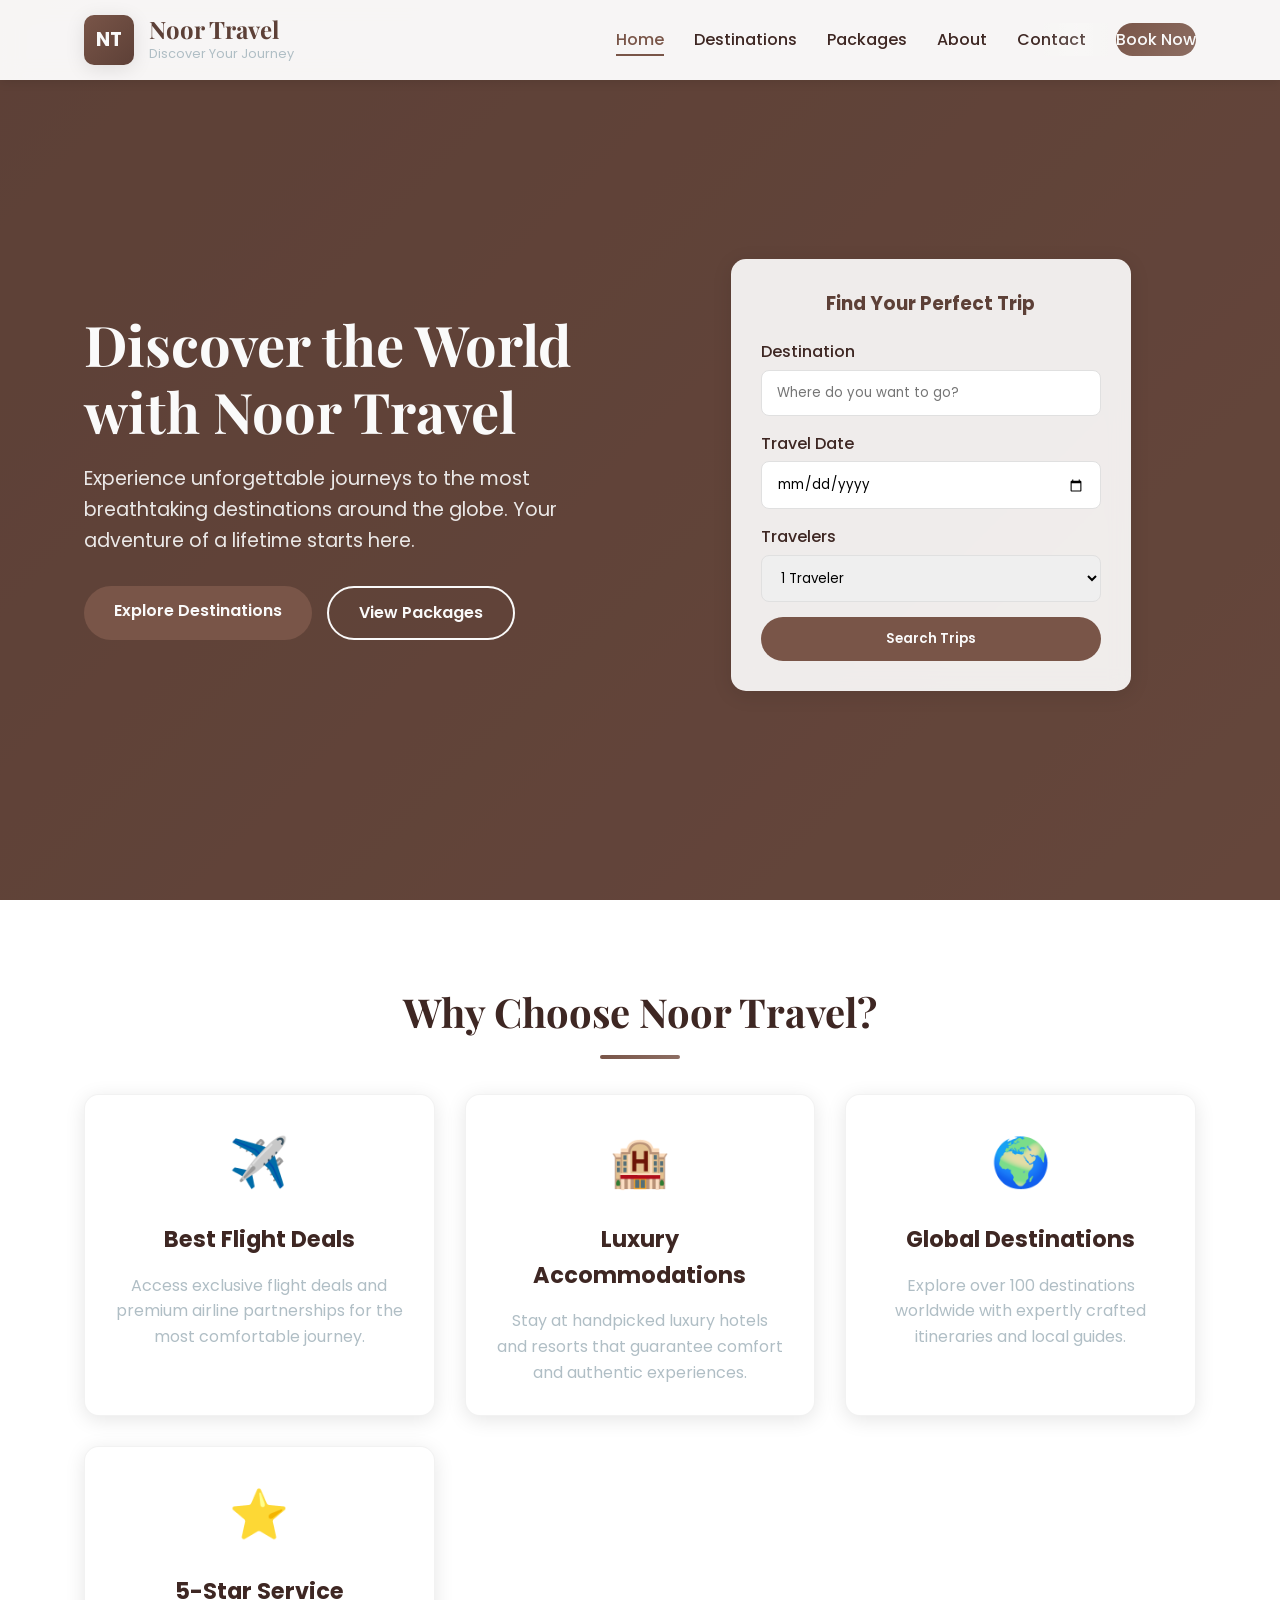
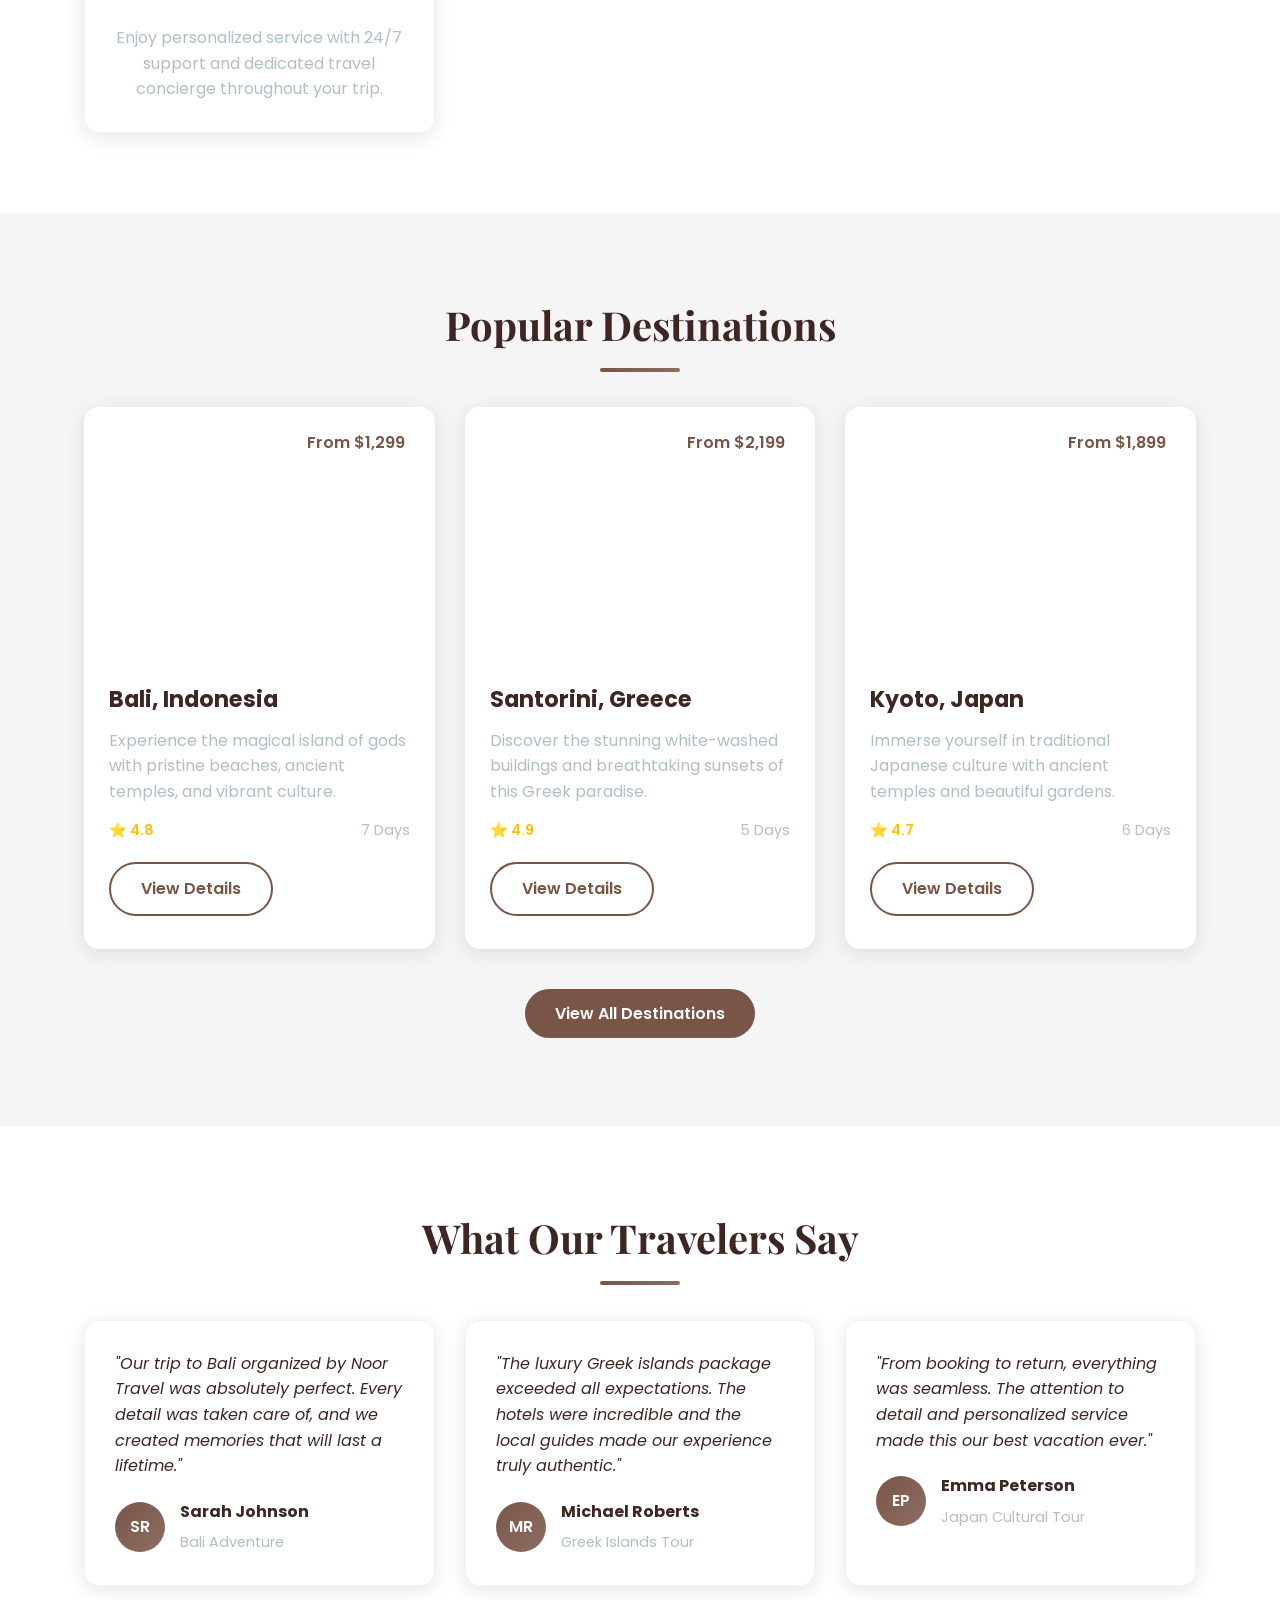
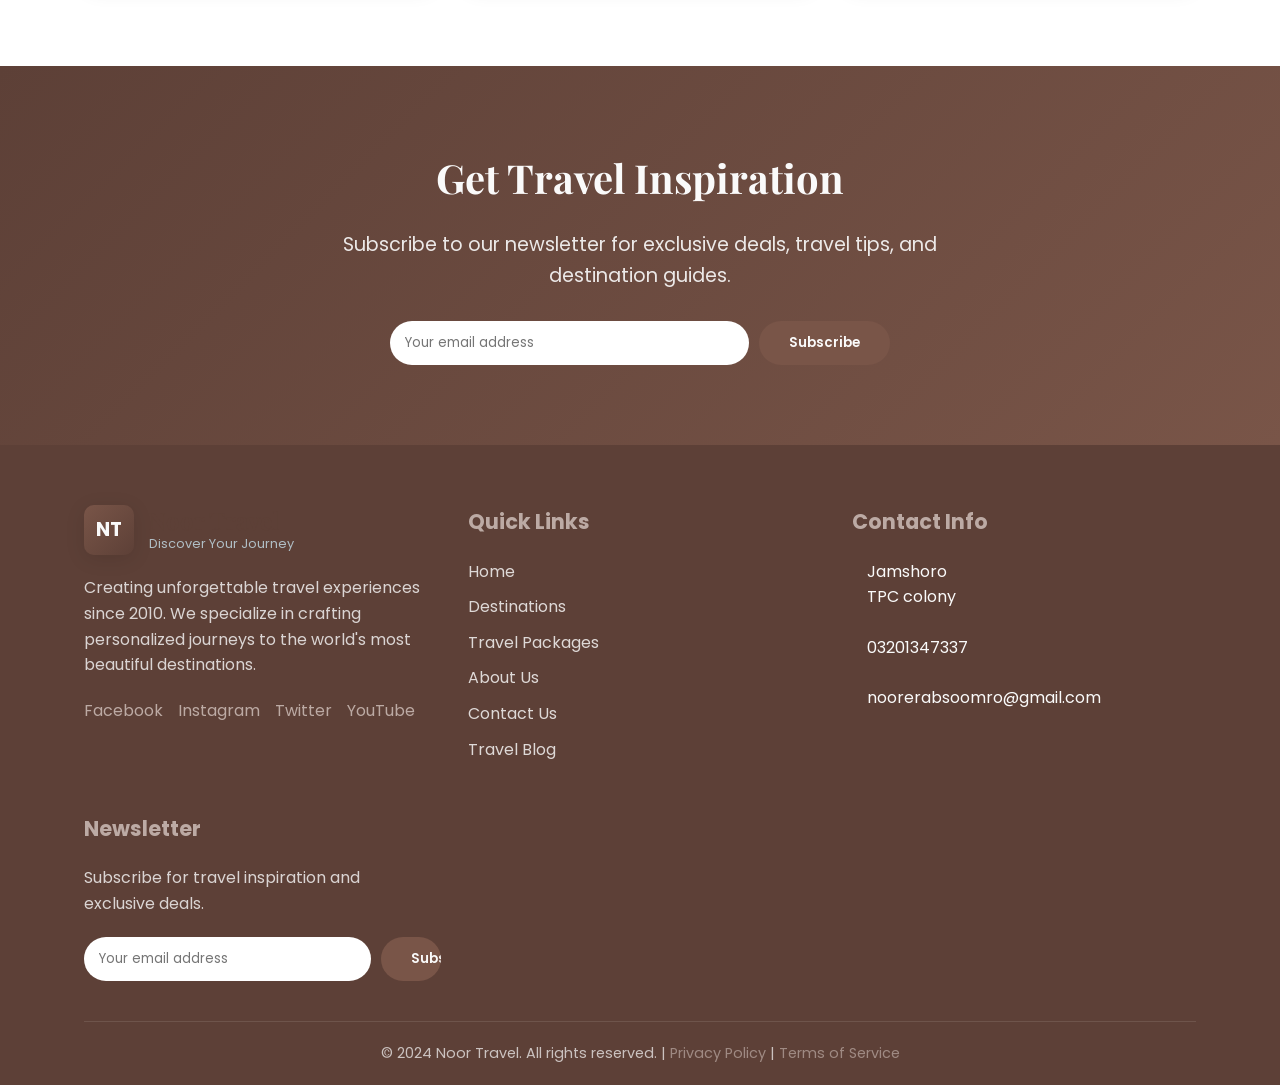
<file: index.html>
<!DOCTYPE html>
<html lang="en">
<head>
    <meta charset="UTF-8">
    <meta name="viewport" content="width=device-width, initial-scale=1.0">
    <title>Noor Travel - Home</title>
    <link rel="stylesheet" href="styles.css">
    <link rel="preconnect" href="https://fonts.googleapis.com">
    <link rel="preconnect" href="https://fonts.gstatic.com" crossorigin>
    <link href="https://fonts.googleapis.com/css2?family=Poppins:wght@300;400;500;600;700&family=Playfair+Display:wght@400;500;600;700&display=swap" rel="stylesheet">
</head>
<body>
    <!-- Navigation -->
    <nav>
        <div class="container nav-container">
            <div class="logo">
                <div class="logo-icon">NT</div>
                <div class="logo-text">
                    <span class="logo-main">Noor Travel</span>
                    <span class="logo-sub">Discover Your Journey</span>
                </div>
            </div>
            <ul class="nav-links">
                <li><a href="index.html" class="active">Home</a></li>
                <li><a href="destination.html">Destinations</a></li>
                <li><a href="pakages.html">Packages</a></li>
                <li><a href="about.html">About</a></li>
                <li><a href="contact.html">Contact</a></li>
                <li><a href="#" class="btn-login">Book Now</a></li>
            </ul>
            <div class="mobile-menu-btn">
                <span></span>
                <span></span>
                <span></span>
            </div>
        </div>
    </nav>

    <!-- Main Content -->
    <main>
        <!-- Hero Section -->
        <section class="hero">
            <div class="hero-background">
                <div class="hero-overlay"></div>
            </div>
            <div class="container hero-container">
                <div class="hero-content">
                    <h1 class="hero-title">Discover the World with Noor Travel</h1>
                    <p class="hero-subtitle">Experience unforgettable journeys to the most breathtaking destinations around the globe. Your adventure of a lifetime starts here.</p>
                    <div class="hero-buttons">
                        <a href="destinations.html" class="btn btn-primary">Explore Destinations</a>
                        <a href="packages.html" class="btn btn-secondary">View Packages</a>
                    </div>
                </div>
                <div class="hero-search">
                    <div class="search-card">
                        <h3>Find Your Perfect Trip</h3>
                        <form class="search-form">
                            <div class="form-group">
                                <label for="destination">Destination</label>
                                <input type="text" id="destination" placeholder="Where do you want to go?">
                            </div>
                            <div class="form-group">
                                <label for="travel-date">Travel Date</label>
                                <input type="date" id="travel-date">
                            </div>
                            <div class="form-group">
                                <label for="travelers">Travelers</label>
                                <select id="travelers">
                                    <option value="1">1 Traveler</option>
                                    <option value="2">2 Travelers</option>
                                    <option value="3">3 Travelers</option>
                                    <option value="4">4 Travelers</option>
                                    <option value="5+">5+ Travelers</option>
                                </select>
                            </div>
                            <button type="submit" class="btn btn-primary btn-full">Search Trips</button>
                        </form>
                    </div>
                </div>
            </div>
        </section>

        <!-- Features Section -->
        <section class="features">
            <div class="container">
                <h2 class="section-title">Why Choose Noor Travel?</h2>
                <div class="features-grid">
                    <div class="feature-card">
                        <div class="feature-icon">✈️</div>
                        <h3>Best Flight Deals</h3>
                        <p>Access exclusive flight deals and premium airline partnerships for the most comfortable journey.</p>
                    </div>
                    <div class="feature-card">
                        <div class="feature-icon">🏨</div>
                        <h3>Luxury Accommodations</h3>
                        <p>Stay at handpicked luxury hotels and resorts that guarantee comfort and authentic experiences.</p>
                    </div>
                    <div class="feature-card">
                        <div class="feature-icon">🌍</div>
                        <h3>Global Destinations</h3>
                        <p>Explore over 100 destinations worldwide with expertly crafted itineraries and local guides.</p>
                    </div>
                    <div class="feature-card">
                        <div class="feature-icon">⭐</div>
                        <h3>5-Star Service</h3>
                        <p>Enjoy personalized service with 24/7 support and dedicated travel concierge throughout your trip.</p>
                    </div>
                </div>
            </div>
        </section>

        <!-- Popular Destinations -->
        <section class="destinations-preview">
            <div class="container">
                <h2 class="section-title">Popular Destinations</h2>
                <div class="destinations-grid">
                    <div class="destination-card">
                        <div class="destination-image" style="background-image: url('https://images.unsplash.com/photo-1520250497591-112f2f40a3f4?ixlib=rb-4.0.3&ixid=M3wxMjA3fDB8MHxwaG90by1wYWdlfHx8fGVufDB8fHx8fA%3D%3D&auto=format&fit=crop&w=1000&q=80')">
                            <div class="destination-overlay">
                                <span class="destination-price">From $1,299</span>
                            </div>
                        </div>
                        <div class="destination-content">
                            <h3>Bali, Indonesia</h3>
                            <p>Experience the magical island of gods with pristine beaches, ancient temples, and vibrant culture.</p>
                            <div class="destination-meta">
                                <span class="rating">⭐ 4.8</span>
                                <span class="duration">7 Days</span>
                            </div>
                            <a href="destinations.html" class="btn btn-outline">View Details</a>
                        </div>
                    </div>
                    <div class="destination-card">
                        <div class="destination-image" style="background-image: url('https://images.unsplash.com/photo-1539635278303-d4002c07eae3?ixlib=rb-4.0.3&ixid=M3wxMjA3fDB8MHxwaG90by1wYWdlfHx8fGVufDB8fHx8fA%3D%3D&auto=format&fit=crop&w=1000&q=80')">
                            <div class="destination-overlay">
                                <span class="destination-price">From $2,199</span>
                            </div>
                        </div>
                        <div class="destination-content">
                            <h3>Santorini, Greece</h3>
                            <p>Discover the stunning white-washed buildings and breathtaking sunsets of this Greek paradise.</p>
                            <div class="destination-meta">
                                <span class="rating">⭐ 4.9</span>
                                <span class="duration">5 Days</span>
                            </div>
                            <a href="destinations.html" class="btn btn-outline">View Details</a>
                        </div>
                    </div>
                    <div class="destination-card">
                        <div class="destination-image" style="background-image: url('https://images.unsplash.com/photo-1540959733332-abcde3a2e614?ixlib=rb-4.0.3&ixid=M3wxMjA3fDB8MHxwaG90by1wYWdlfHx8fGVufDB8fHx8fA%3D%3D&auto=format&fit=crop&w=1000&q=80')">
                            <div class="destination-overlay">
                                <span class="destination-price">From $1,899</span>
                            </div>
                        </div>
                        <div class="destination-content">
                            <h3>Kyoto, Japan</h3>
                            <p>Immerse yourself in traditional Japanese culture with ancient temples and beautiful gardens.</p>
                            <div class="destination-meta">
                                <span class="rating">⭐ 4.7</span>
                                <span class="duration">6 Days</span>
                            </div>
                            <a href="destinations.html" class="btn btn-outline">View Details</a>
                        </div>
                    </div>
                </div>
                <div class="section-cta">
                    <a href="destinations.html" class="btn btn-primary">View All Destinations</a>
                </div>
            </div>
        </section>

        <!-- Testimonials -->
        <section class="testimonials">
            <div class="container">
                <h2 class="section-title">What Our Travelers Say</h2>
                <div class="testimonials-grid">
                    <div class="testimonial-card">
                        <div class="testimonial-content">
                            <p>"Our trip to Bali organized by Noor Travel was absolutely perfect. Every detail was taken care of, and we created memories that will last a lifetime."</p>
                        </div>
                        <div class="testimonial-author">
                            <div class="author-avatar">SR</div>
                            <div class="author-info">
                                <h4>Sarah Johnson</h4>
                                <span>Bali Adventure</span>
                            </div>
                        </div>
                    </div>
                    <div class="testimonial-card">
                        <div class="testimonial-content">
                            <p>"The luxury Greek islands package exceeded all expectations. The hotels were incredible and the local guides made our experience truly authentic."</p>
                        </div>
                        <div class="testimonial-author">
                            <div class="author-avatar">MR</div>
                            <div class="author-info">
                                <h4>Michael Roberts</h4>
                                <span>Greek Islands Tour</span>
                            </div>
                        </div>
                    </div>
                    <div class="testimonial-card">
                        <div class="testimonial-content">
                            <p>"From booking to return, everything was seamless. The attention to detail and personalized service made this our best vacation ever."</p>
                        </div>
                        <div class="testimonial-author">
                            <div class="author-avatar">EP</div>
                            <div class="author-info">
                                <h4>Emma Peterson</h4>
                                <span>Japan Cultural Tour</span>
                            </div>
                        </div>
                    </div>
                </div>
            </div>
        </section>

        <!-- Newsletter -->
        <section class="newsletter">
            <div class="container">
                <div class="newsletter-content">
                    <h2>Get Travel Inspiration</h2>
                    <p>Subscribe to our newsletter for exclusive deals, travel tips, and destination guides.</p>
                    <form class="newsletter-form">
                        <input type="email" placeholder="Your email address" required>
                        <button type="submit" class="btn btn-primary">Subscribe</button>
                    </form>
                </div>
            </div>
        </section>
    </main>

    <!-- Footer -->
    <footer>
        <div class="container">
            <div class="footer-content">
                <div class="footer-section">
                    <div class="footer-logo">
                        <div class="logo-icon">NT</div>
                        <div class="logo-text">
                            <span class="logo-main">Noor Travel</span>
                            <span class="logo-sub">Discover Your Journey</span>
                        </div>
                    </div>
                    <p>Creating unforgettable travel experiences since 2010. We specialize in crafting personalized journeys to the world's most beautiful destinations.</p>
                    <div class="social-links">
                        <a href="#" class="social-link">Facebook</a>
                        <a href="#" class="social-link">Instagram</a>
                        <a href="#" class="social-link">Twitter</a>
                        <a href="#" class="social-link">YouTube</a>
                    </div>
                </div>
                <div class="footer-section">
                    <h3>Quick Links</h3>
                    <ul>
                        <li><a href="index.html">Home</a></li>
                        <li><a href="destinations.html">Destinations</a></li>
                        <li><a href="packages.html">Travel Packages</a></li>
                        <li><a href="about.html">About Us</a></li>
                        <li><a href="contact.html">Contact Us</a></li>
                        <li><a href="#">Travel Blog</a></li>
                    </ul>
                </div>
                <div class="footer-section">
                    <h3>Contact Info</h3>
                    <div class="contact-info">
                        <div class="contact-item">
                            <span class="contact-icon"></span>
                        <span>Jamshoro<br>TPC colony</span>
                        </div>
                        <div class="contact-item">
                            <span class="contact-icon"></span>
                            <span>03201347337</span>
                        </div>
                        <div class="contact-item">
                            <span class="contact-icon"></span>
                            <span>noorerabsoomro@gmail.com</span>
                        </div>
                    </div>
                </div>
                <div class="footer-section">
                    <h3>Newsletter</h3>
                    <p>Subscribe for travel inspiration and exclusive deals.</p>
                    <form class="newsletter-form">
                        <input type="email" placeholder="Your email address" required>
                        <button type="submit" class="btn btn-primary">Subscribe</button>
                    </form>
                </div>
            </div>
            <div class="footer-bottom">
                <p>&copy; 2024 Noor Travel. All rights reserved. | <a href="#">Privacy Policy</a> | <a href="#">Terms of Service</a></p>
            </div>
        </div>
    </footer>

    <script src="script.js"></script>
</body>
</html>
</file>
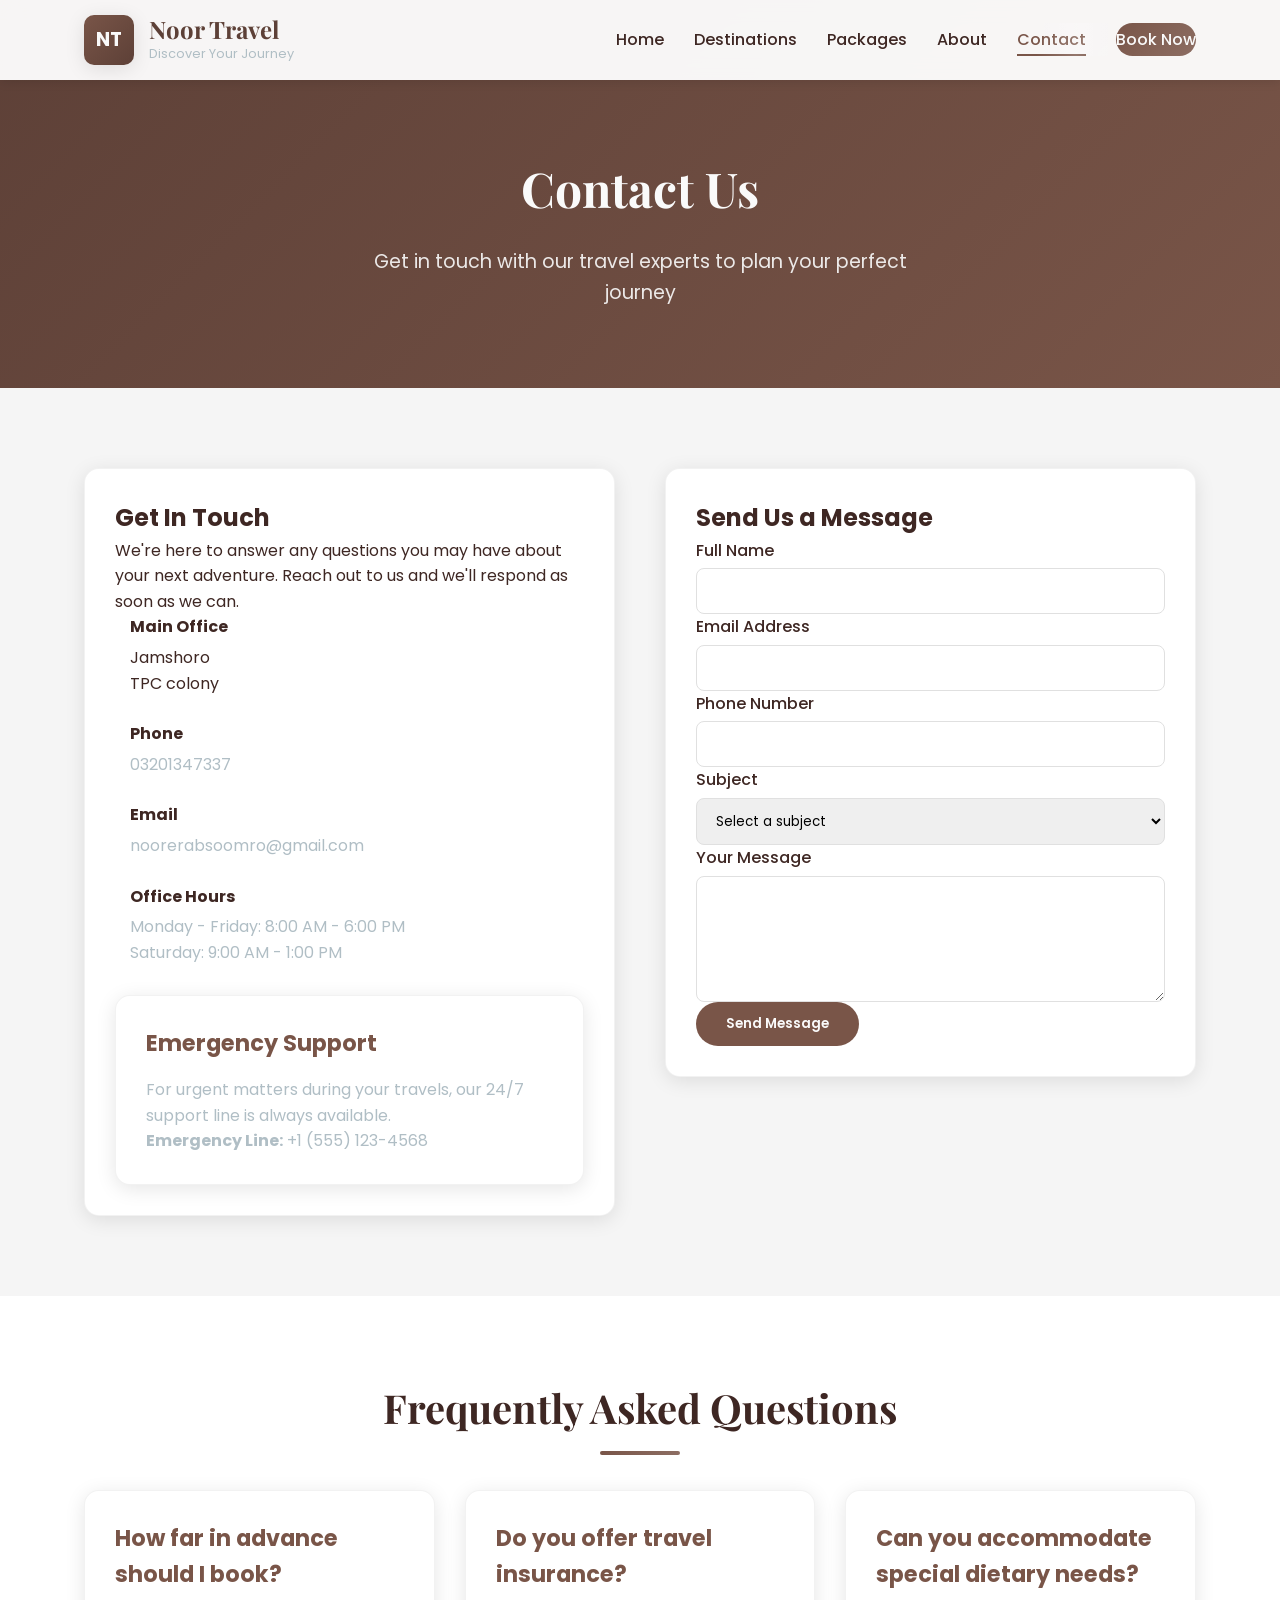
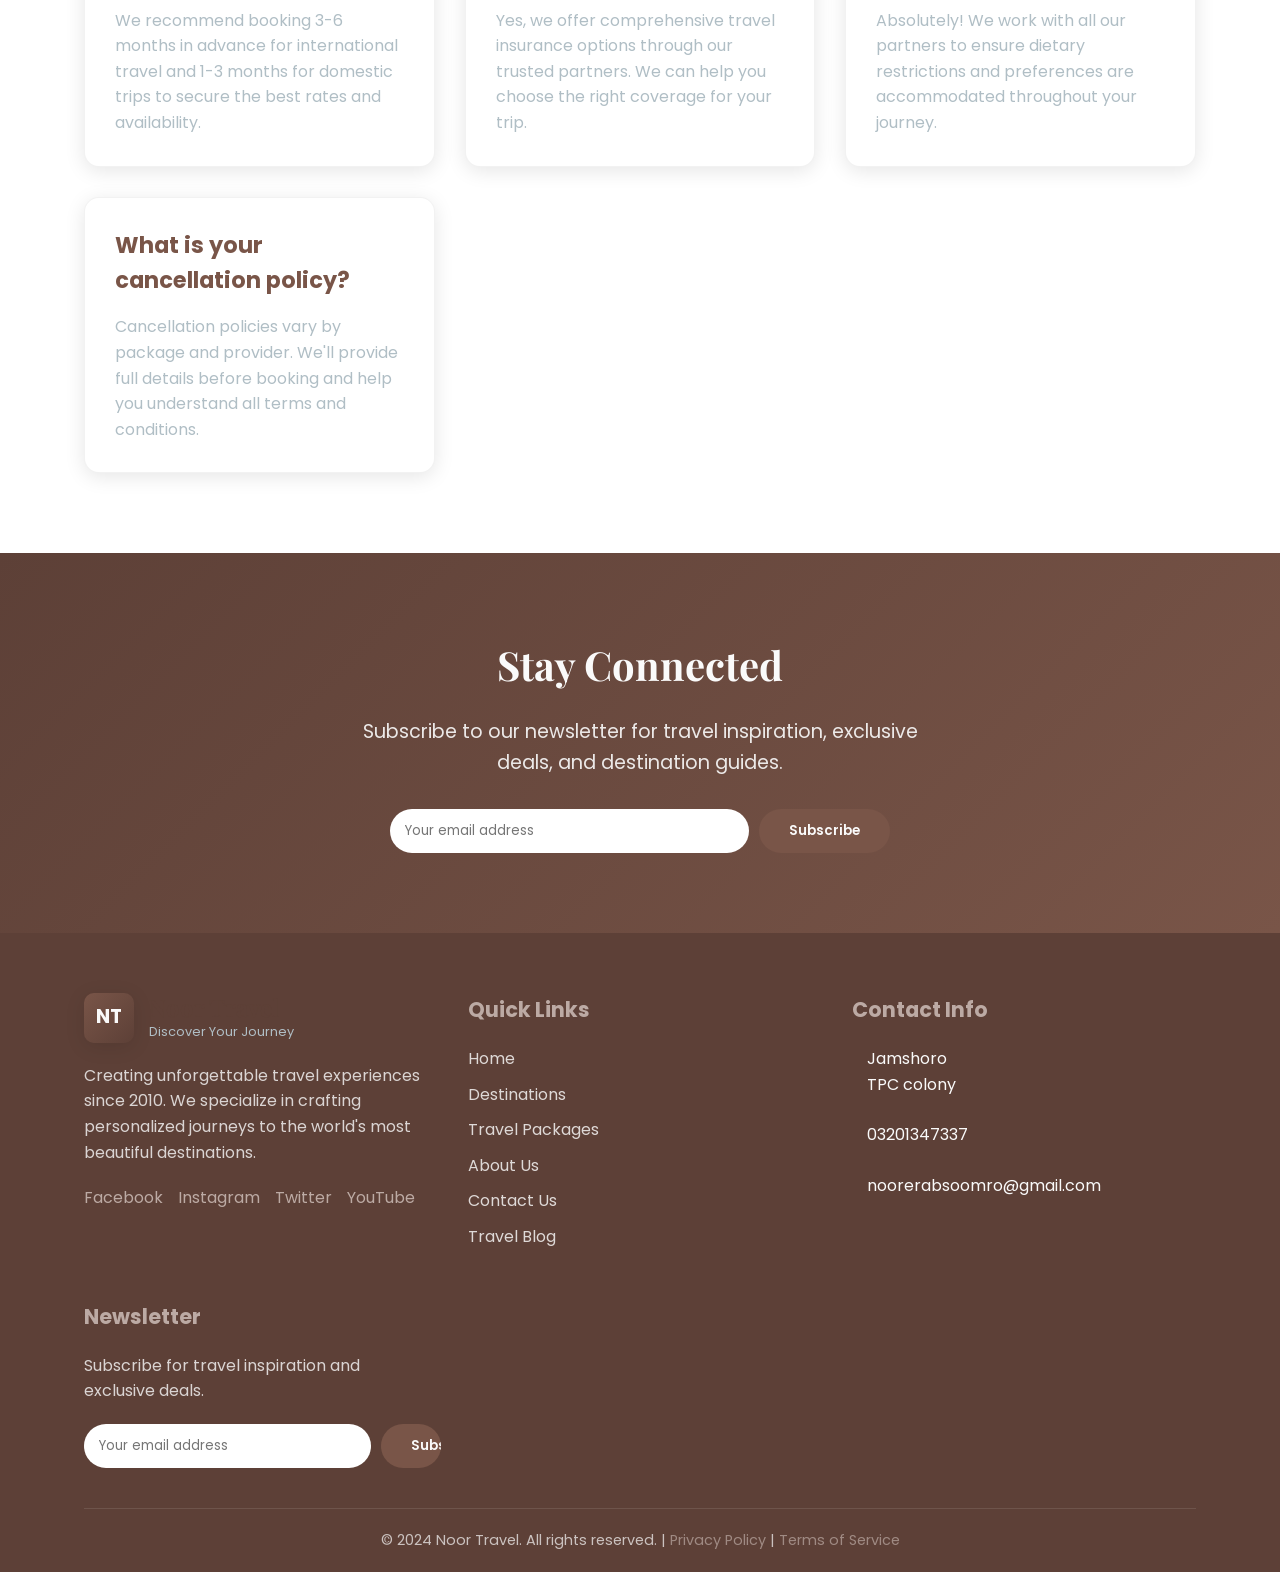
<file: contact.html>
<!DOCTYPE html>
<html lang="en">
<head>
    <meta charset="UTF-8">
    <meta name="viewport" content="width=device-width, initial-scale=1.0">
    <title>Contact Us - Noor Travel</title>
    <link rel="stylesheet" href="styles.css">
    <link rel="preconnect" href="https://fonts.googleapis.com">
    <link rel="preconnect" href="https://fonts.gstatic.com" crossorigin>
    <link href="https://fonts.googleapis.com/css2?family=Poppins:wght@300;400;500;600;700&family=Playfair+Display:wght@400;500;600;700&display=swap" rel="stylesheet">
</head>
<body>
    <!-- Navigation -->
    <nav>
        <div class="container nav-container">
            <div class="logo">
                <div class="logo-icon">NT</div>
                <div class="logo-text">
                    <span class="logo-main">Noor Travel</span>
                    <span class="logo-sub">Discover Your Journey</span>
                </div>
            </div>
            <ul class="nav-links">
                <li><a href="index.html">Home</a></li>
                <li><a href="destination.html">Destinations</a></li>
                <li><a href="pakages.html">Packages</a></li>
                <li><a href="about.html">About</a></li>
                <li><a href="contact.html" class="active">Contact</a></li>
                <li><a href="#" class="btn-login">Book Now</a></li>
            </ul>
            <div class="mobile-menu-btn">
                <span></span>
                <span></span>
                <span></span>
            </div>
        </div>
    </nav>

    <!-- Main Content -->
    <main>
        <!-- Page Header -->
        <section class="page-header">
            <div class="container">
                <h1>Contact Us</h1>
                <p>Get in touch with our travel experts to plan your perfect journey</p>
            </div>
        </section>

        <!-- Contact Section -->
        <section class="content-section">
            <div class="container">
                <div class="contact-container">
                    <!-- Contact Information -->
                    <div class="contact-info-card">
                        <h2>Get In Touch</h2>
                        <p>We're here to answer any questions you may have about your next adventure. Reach out to us and we'll respond as soon as we can.</p>
                        
                        <div class="contact-info">
                            <div class="contact-item">
                                <span class="contact-icon"></span>
                                <div class="contact-details">
                                    <h4>Main Office</h4>
                                 <span>Jamshoro<br>TPC colony</span>
                                </div>
                            </div>
                            <div class="contact-item">
                                <span class="contact-icon"></span>
                                <div class="contact-details">
                                    <h4>Phone</h4>
                                    <p>03201347337</p>
                                </div>
                            </div>
                            <div class="contact-item">
                                <span class="contact-icon"></span>
                                <div class="contact-details">
                                    <h4>Email</h4>
                                    <p>noorerabsoomro@gmail.com</p>
                                </div>
                            </div>
                            <div class="contact-item">
                                <span class="contact-icon"></span>
                                <div class="contact-details">
                                    <h4>Office Hours</h4>
                                    <p>Monday - Friday: 8:00 AM - 6:00 PM<br>Saturday: 9:00 AM - 1:00 PM</p>
                                </div>
                            </div>
                        </div>

                        <div class="content-card" style="margin-top: 30px;">
                            <h3>Emergency Support</h3>
                            <p>For urgent matters during your travels, our 24/7 support line is always available.</p>
                            <p><strong>Emergency Line:</strong> +1 (555) 123-4568</p>
                        </div>
                    </div>

                    <!-- Contact Form -->
                    <div class="contact-form-card">
                        <h2>Send Us a Message</h2>
                        <form class="contact-form">
                            <div class="form-group">
                                <label for="name">Full Name</label>
                                <input type="text" id="name" name="name" required>
                            </div>
                            <div class="form-group">
                                <label for="email">Email Address</label>
                                <input type="email" id="email" name="email" required>
                            </div>
                            <div class="form-group">
                                <label for="phone">Phone Number</label>
                                <input type="tel" id="phone" name="phone">
                            </div>
                            <div class="form-group">
                                <label for="subject">Subject</label>
                                <select id="subject" name="subject" required>
                                    <option value="">Select a subject</option>
                                    <option value="general">General Inquiry</option>
                                    <option value="booking">Booking Assistance</option>
                                    <option value="custom">Custom Package</option>
                                    <option value="group">Group Travel</option>
                                    <option value="other">Other</option>
                                </select>
                            </div>
                            <div class="form-group">
                                <label for="message">Your Message</label>
                                <textarea id="message" name="message" rows="5" required></textarea>
                            </div>
                            <button type="submit" class="btn btn-primary">Send Message</button>
                        </form>
                    </div>
                </div>
            </div>
        </section>

        <!-- FAQ Section -->
        <section class="features">
            <div class="container">
                <h2 class="section-title">Frequently Asked Questions</h2>
                <div class="content-grid">
                    <div class="content-card">
                        <h3>How far in advance should I book?</h3>
                        <p>We recommend booking 3-6 months in advance for international travel and 1-3 months for domestic trips to secure the best rates and availability.</p>
                    </div>
                    <div class="content-card">
                        <h3>Do you offer travel insurance?</h3>
                        <p>Yes, we offer comprehensive travel insurance options through our trusted partners. We can help you choose the right coverage for your trip.</p>
                    </div>
                    <div class="content-card">
                        <h3>Can you accommodate special dietary needs?</h3>
                        <p>Absolutely! We work with all our partners to ensure dietary restrictions and preferences are accommodated throughout your journey.</p>
                    </div>
                    <div class="content-card">
                        <h3>What is your cancellation policy?</h3>
                        <p>Cancellation policies vary by package and provider. We'll provide full details before booking and help you understand all terms and conditions.</p>
                    </div>
                </div>
            </div>
        </section>

        <!-- Newsletter -->
        <section class="newsletter">
            <div class="container">
                <div class="newsletter-content">
                    <h2>Stay Connected</h2>
                    <p>Subscribe to our newsletter for travel inspiration, exclusive deals, and destination guides.</p>
                    <form class="newsletter-form">
                        <input type="email" placeholder="Your email address" required>
                        <button type="submit" class="btn btn-primary">Subscribe</button>
                    </form>
                </div>
            </div>
        </section>
    </main>

    <!-- Footer -->
    <footer>
        <div class="container">
            <div class="footer-content">
                <div class="footer-section">
                    <div class="footer-logo">
                        <div class="logo-icon">NT</div>
                        <div class="logo-text">
                            <span class="logo-main">Noor Travel</span>
                            <span class="logo-sub">Discover Your Journey</span>
                        </div>
                    </div>
                    <p>Creating unforgettable travel experiences since 2010. We specialize in crafting personalized journeys to the world's most beautiful destinations.</p>
                    <div class="social-links">
                        <a href="#" class="social-link">Facebook</a>
                        <a href="#" class="social-link">Instagram</a>
                        <a href="#" class="social-link">Twitter</a>
                        <a href="#" class="social-link">YouTube</a>
                    </div>
                </div>
                <div class="footer-section">
                    <h3>Quick Links</h3>
                    <ul>
                        <li><a href="index.html">Home</a></li>
                        <li><a href="destination.html">Destinations</a></li>
                        <li><a href="packages.html">Travel Packages</a></li>
                        <li><a href="about.html">About Us</a></li>
                        <li><a href="contact.html">Contact Us</a></li>
                        <li><a href="#">Travel Blog</a></li>
                    </ul>
                </div>
                <div class="footer-section">
                    <h3>Contact Info</h3>
                    <div class="contact-info">
                        <div class="contact-item">
                            <span class="contact-icon"></span>
                            <span>Jamshoro<br>TPC colony</span>
                        </div>
                        <div class="contact-item">
                            <span class="contact-icon"></span>
                            <span>03201347337</span>
                        </div>
                        <div class="contact-item">
                            <span class="contact-icon"></span>
                            <span>noorerabsoomro@gmail.com</span>
                        </div>
                    </div>
                </div>
                <div class="footer-section">
                    <h3>Newsletter</h3>
                    <p>Subscribe for travel inspiration and exclusive deals.</p>
                    <form class="newsletter-form">
                        <input type="email" placeholder="Your email address" required>
                        <button type="submit" class="btn btn-primary">Subscribe</button>
                    </form>
                </div>
            </div>
            <div class="footer-bottom">
                <p>&copy; 2024 Noor Travel. All rights reserved. | <a href="#">Privacy Policy</a> | <a href="#">Terms of Service</a></p>
            </div>
        </div>
    </footer>

    <script src="script.js"></script>
</body>
</html>
</file>
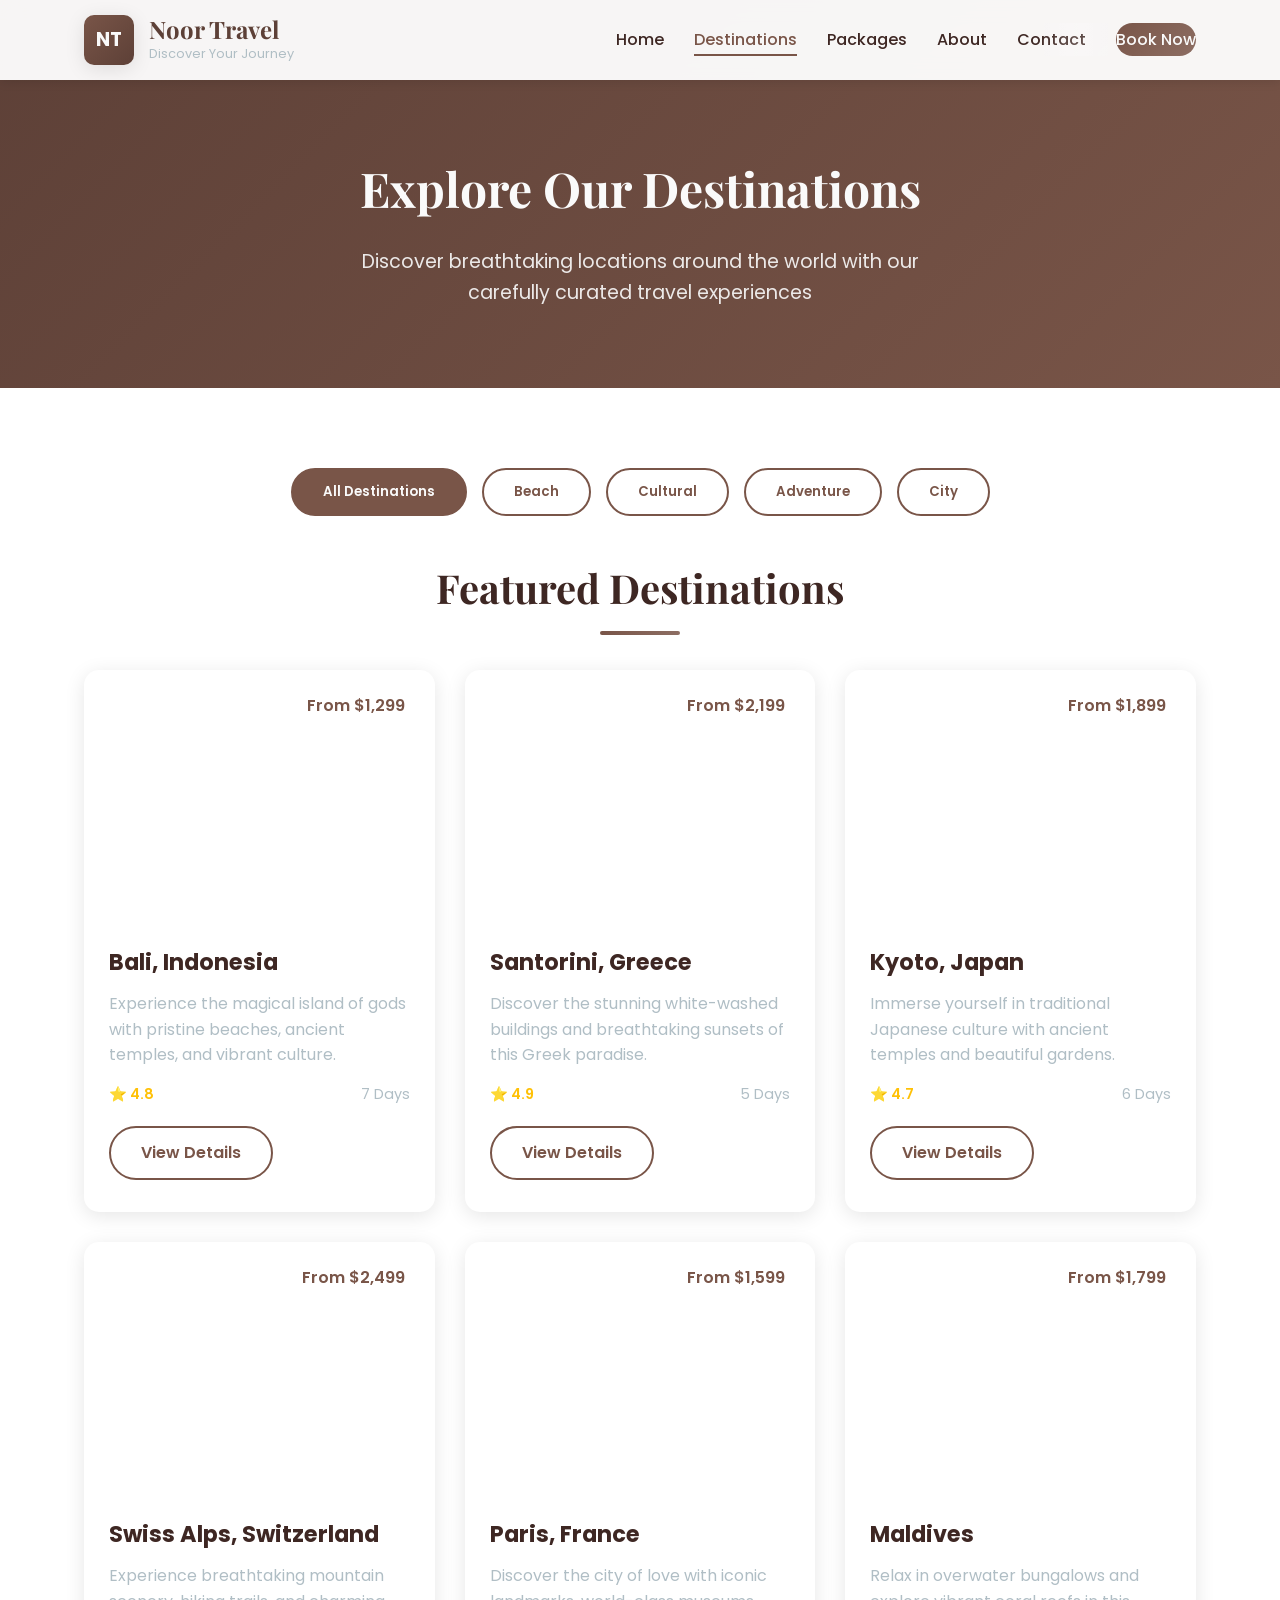
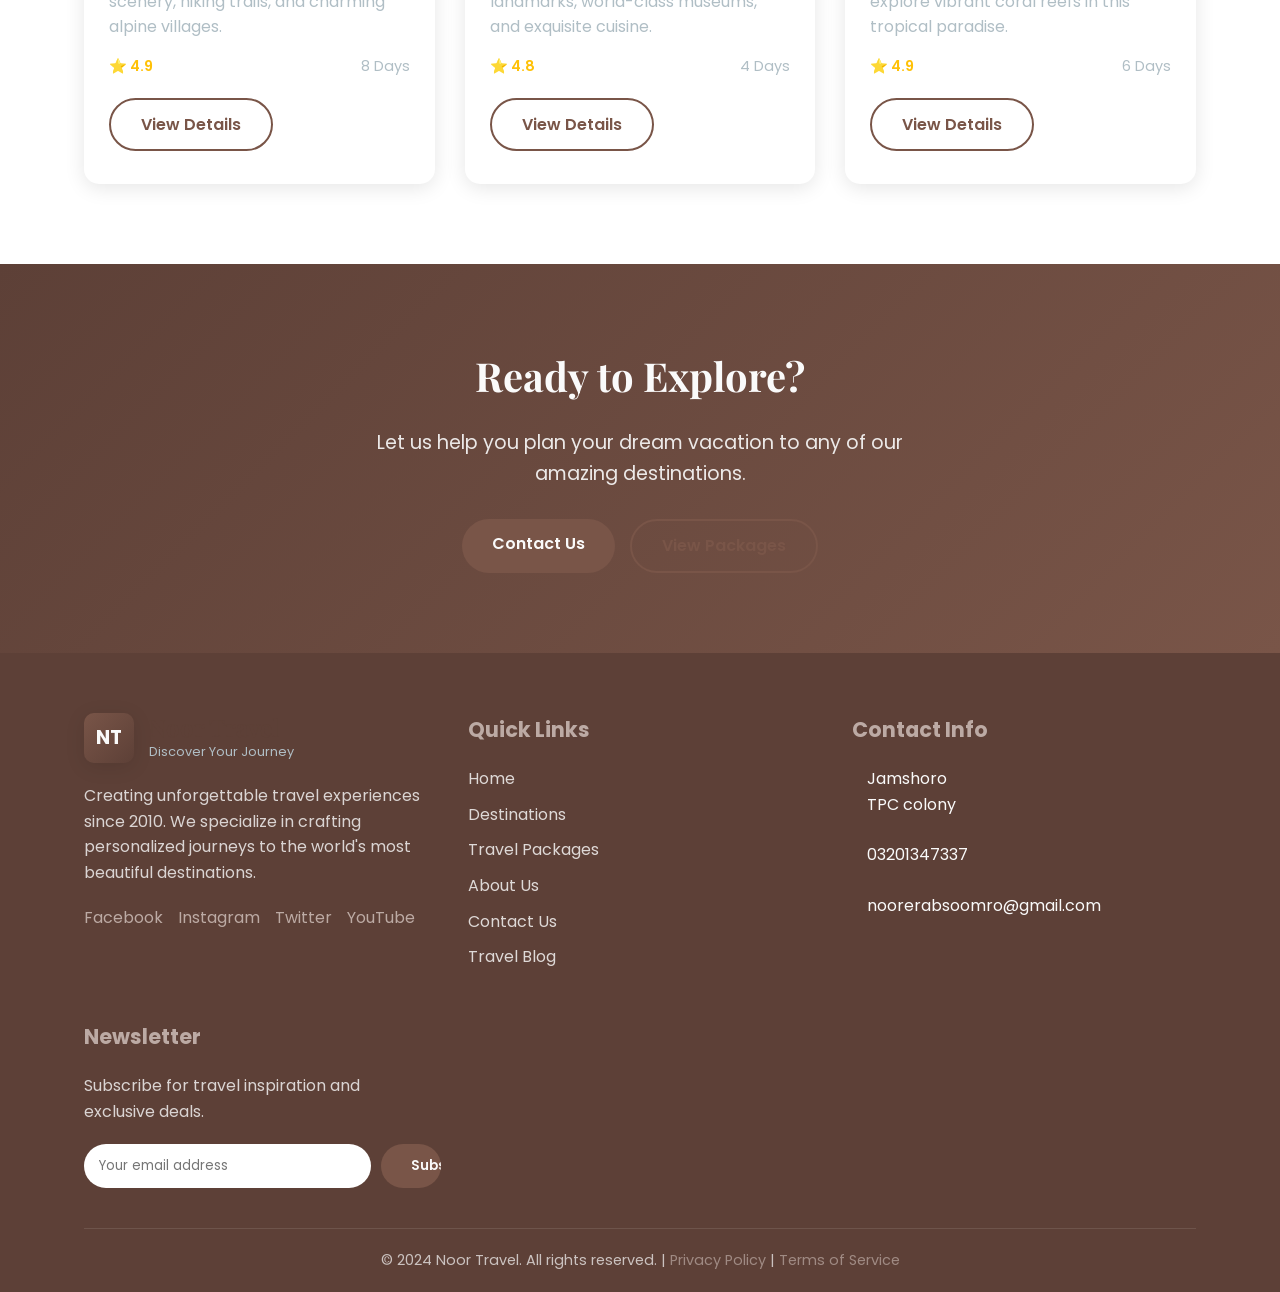
<file: destination.html>
<!DOCTYPE html>
<html lang="en">
<head>
    <meta charset="UTF-8">
    <meta name="viewport" content="width=device-width, initial-scale=1.0">
    <title>Destinations - Noor Travel</title>
    <link rel="stylesheet" href="styles.css">
    <link rel="preconnect" href="https://fonts.googleapis.com">
    <link rel="preconnect" href="https://fonts.gstatic.com" crossorigin>
    <link href="https://fonts.googleapis.com/css2?family=Poppins:wght@300;400;500;600;700&family=Playfair+Display:wght@400;500;600;700&display=swap" rel="stylesheet">
</head>
<body>
    <!-- Navigation -->
    <nav>
        <div class="container nav-container">
            <div class="logo">
                <div class="logo-icon">NT</div>
                <div class="logo-text">
                    <span class="logo-main">Noor Travel</span>
                    <span class="logo-sub">Discover Your Journey</span>
                </div>
            </div>
            <ul class="nav-links">
                <li><a href="index.html">Home</a></li>
                <li><a href="destination.html" class="active">Destinations</a></li>
                <li><a href="pakages.html">Packages</a></li>
                <li><a href="about.html">About</a></li>
                <li><a href="contact.html">Contact</a></li>
                <li><a href="#" class="btn-login">Book Now</a></li>
            </ul>
            <div class="mobile-menu-btn">
                <span></span>
                <span></span>
                <span></span>
            </div>
        </div>
    </nav>

    <!-- Main Content -->
    <main>
        <!-- Page Header -->
        <section class="page-header">
            <div class="container">
                <h1>Explore Our Destinations</h1>
                <p>Discover breathtaking locations around the world with our carefully curated travel experiences</p>
            </div>
        </section>

        <!-- Destinations Filter -->
        <section class="features">
            <div class="container">
                <div class="filter-buttons" style="text-align: center; margin-bottom: 40px;">
                    <button class="btn btn-outline filter-btn active" data-filter="all">All Destinations</button>
                    <button class="btn btn-outline filter-btn" data-filter="beach">Beach</button>
                    <button class="btn btn-outline filter-btn" data-filter="cultural">Cultural</button>
                    <button class="btn btn-outline filter-btn" data-filter="adventure">Adventure</button>
                    <button class="btn btn-outline filter-btn" data-filter="city">City</button>
                </div>
                
                <h2 class="section-title">Featured Destinations</h2>
                <div class="destinations-grid">
                    <div class="destination-card" data-category="beach cultural">
                        <div class="destination-image" style="background-image: url('https://images.unsplash.com/photo-1520250497591-112f2f40a3f4?ixlib=rb-4.0.3&ixid=M3wxMjA3fDB8MHxwaG90by1wYWdlfHx8fGVufDB8fHx8fA%3D%3D&auto=format&fit=crop&w=1000&q=80')">
                            <div class="destination-overlay">
                                <span class="destination-price">From $1,299</span>
                            </div>
                        </div>
                        <div class="destination-content">
                            <h3>Bali, Indonesia</h3>
                            <p>Experience the magical island of gods with pristine beaches, ancient temples, and vibrant culture.</p>
                            <div class="destination-meta">
                                <span class="rating">⭐ 4.8</span>
                                <span class="duration">7 Days</span>
                            </div>
                            <a href="#" class="btn btn-outline">View Details</a>
                        </div>
                    </div>
                    <div class="destination-card" data-category="beach romantic">
                        <div class="destination-image" style="background-image: url('https://images.unsplash.com/photo-1539635278303-d4002c07eae3?ixlib=rb-4.0.3&ixid=M3wxMjA3fDB8MHxwaG90by1wYWdlfHx8fGVufDB8fHx8fA%3D%3D&auto=format&fit=crop&w=1000&q=80')">
                            <div class="destination-overlay">
                                <span class="destination-price">From $2,199</span>
                            </div>
                        </div>
                        <div class="destination-content">
                            <h3>Santorini, Greece</h3>
                            <p>Discover the stunning white-washed buildings and breathtaking sunsets of this Greek paradise.</p>
                            <div class="destination-meta">
                                <span class="rating">⭐ 4.9</span>
                                <span class="duration">5 Days</span>
                            </div>
                            <a href="#" class="btn btn-outline">View Details</a>
                        </div>
                    </div>
                    <div class="destination-card" data-category="cultural city">
                        <div class="destination-image" style="background-image: url('https://images.unsplash.com/photo-1540959733332-abcde3a2e614?ixlib=rb-4.0.3&ixid=M3wxMjA3fDB8MHxwaG90by1wYWdlfHx8fGVufDB8fHx8fA%3D%3D&auto=format&fit=crop&w=1000&q=80')">
                            <div class="destination-overlay">
                                <span class="destination-price">From $1,899</span>
                            </div>
                        </div>
                        <div class="destination-content">
                            <h3>Kyoto, Japan</h3>
                            <p>Immerse yourself in traditional Japanese culture with ancient temples and beautiful gardens.</p>
                            <div class="destination-meta">
                                <span class="rating">⭐ 4.7</span>
                                <span class="duration">6 Days</span>
                            </div>
                            <a href="#" class="btn btn-outline">View Details</a>
                        </div>
                    </div>
                    <div class="destination-card" data-category="adventure">
                        <div class="destination-image" style="background-image: url('https://images.unsplash.com/photo-1469474968028-56623f02e42e?ixlib=rb-4.0.3&ixid=M3wxMjA3fDB8MHxwaG90by1wYWdlfHx8fGVufDB8fHx8fA%3D%3D&auto=format&fit=crop&w=1000&q=80')">
                            <div class="destination-overlay">
                                <span class="destination-price">From $2,499</span>
                            </div>
                        </div>
                        <div class="destination-content">
                            <h3>Swiss Alps, Switzerland</h3>
                            <p>Experience breathtaking mountain scenery, hiking trails, and charming alpine villages.</p>
                            <div class="destination-meta">
                                <span class="rating">⭐ 4.9</span>
                                <span class="duration">8 Days</span>
                            </div>
                            <a href="#" class="btn btn-outline">View Details</a>
                        </div>
                    </div>
                    <div class="destination-card" data-category="city cultural">
                        <div class="destination-image" style="background-image: url('https://images.unsplash.com/photo-1502602898536-47ad22581b52?ixlib=rb-4.0.3&ixid=M3wxMjA3fDB8MHxwaG90by1wYWdlfHx8fGVufDB8fHx8fA%3D%3D&auto=format&fit=crop&w=1000&q=80')">
                            <div class="destination-overlay">
                                <span class="destination-price">From $1,599</span>
                            </div>
                        </div>
                        <div class="destination-content">
                            <h3>Paris, France</h3>
                            <p>Discover the city of love with iconic landmarks, world-class museums, and exquisite cuisine.</p>
                            <div class="destination-meta">
                                <span class="rating">⭐ 4.8</span>
                                <span class="duration">4 Days</span>
                            </div>
                            <a href="#" class="btn btn-outline">View Details</a>
                        </div>
                    </div>
                    <div class="destination-card" data-category="beach adventure">
                        <div class="destination-image" style="background-image: url('https://images.unsplash.com/photo-1506929562872-bb421503ef21?ixlib=rb-4.0.3&ixid=M3wxMjA3fDB8MHxwaG90by1wYWdlfHx8fGVufDB8fHx8fA%3D%3D&auto=format&fit=crop&w=1000&q=80')">
                            <div class="destination-overlay">
                                <span class="destination-price">From $1,799</span>
                            </div>
                        </div>
                        <div class="destination-content">
                            <h3>Maldives</h3>
                            <p>Relax in overwater bungalows and explore vibrant coral reefs in this tropical paradise.</p>
                            <div class="destination-meta">
                                <span class="rating">⭐ 4.9</span>
                                <span class="duration">6 Days</span>
                            </div>
                            <a href="#" class="btn btn-outline">View Details</a>
                        </div>
                    </div>
                </div>
            </div>
        </section>

        <!-- CTA Section -->
        <section class="cta">
            <div class="container">
                <div class="cta-content">
                    <h2>Ready to Explore?</h2>
                    <p>Let us help you plan your dream vacation to any of our amazing destinations.</p>
                    <div class="cta-buttons">
                        <a href="contact.html" class="btn btn-primary">Contact Us</a>
                        <a href="packages.html" class="btn btn-outline">View Packages</a>
                    </div>
                </div>
            </div>
        </section>
    </main>

    <!-- Footer -->
    <footer>
        <div class="container">
            <div class="footer-content">
                <div class="footer-section">
                    <div class="footer-logo">
                        <div class="logo-icon">NT</div>
                        <div class="logo-text">
                            <span class="logo-main">Noor Travel</span>
                            <span class="logo-sub">Discover Your Journey</span>
                        </div>
                    </div>
                    <p>Creating unforgettable travel experiences since 2010. We specialize in crafting personalized journeys to the world's most beautiful destinations.</p>
                    <div class="social-links">
                        <a href="#" class="social-link">Facebook</a>
                        <a href="#" class="social-link">Instagram</a>
                        <a href="#" class="social-link">Twitter</a>
                        <a href="#" class="social-link">YouTube</a>
                    </div>
                </div>
                <div class="footer-section">
                    <h3>Quick Links</h3>
                    <ul>
                        <li><a href="index.html">Home</a></li>
                        <li><a href="destinations.html">Destinations</a></li>
                        <li><a href="packages.html">Travel Packages</a></li>
                        <li><a href="about.html">About Us</a></li>
                        <li><a href="contact.html">Contact Us</a></li>
                        <li><a href="#">Travel Blog</a></li>
                    </ul>
                </div>
                <div class="footer-section">
                    <h3>Contact Info</h3>
                    <div class="contact-info">
                        <div class="contact-item">
                            <span class="contact-icon"></span>
                            <span>Jamshoro<br>TPC colony</span>
                        </div>
                        <div class="contact-item">
                            <span class="contact-icon"></span>
                            <span>03201347337</span>
                        </div>
                        <div class="contact-item">
                            <span class="contact-icon"></span>
                            <span>noorerabsoomro@gmail.com</span>
                        </div>
                    </div>
                </div>
                <div class="footer-section">
                    <h3>Newsletter</h3>
                    <p>Subscribe for travel inspiration and exclusive deals.</p>
                    <form class="newsletter-form">
                        <input type="email" placeholder="Your email address" required>
                        <button type="submit" class="btn btn-primary">Subscribe</button>
                    </form>
                </div>
            </div>
            <div class="footer-bottom">
                <p>&copy; 2024 Noor Travel. All rights reserved. | <a href="#">Privacy Policy</a> | <a href="#">Terms of Service</a></p>
            </div>
        </div>
    </footer>

    <script src="script.js"></script>
</body>
</html>
</file>
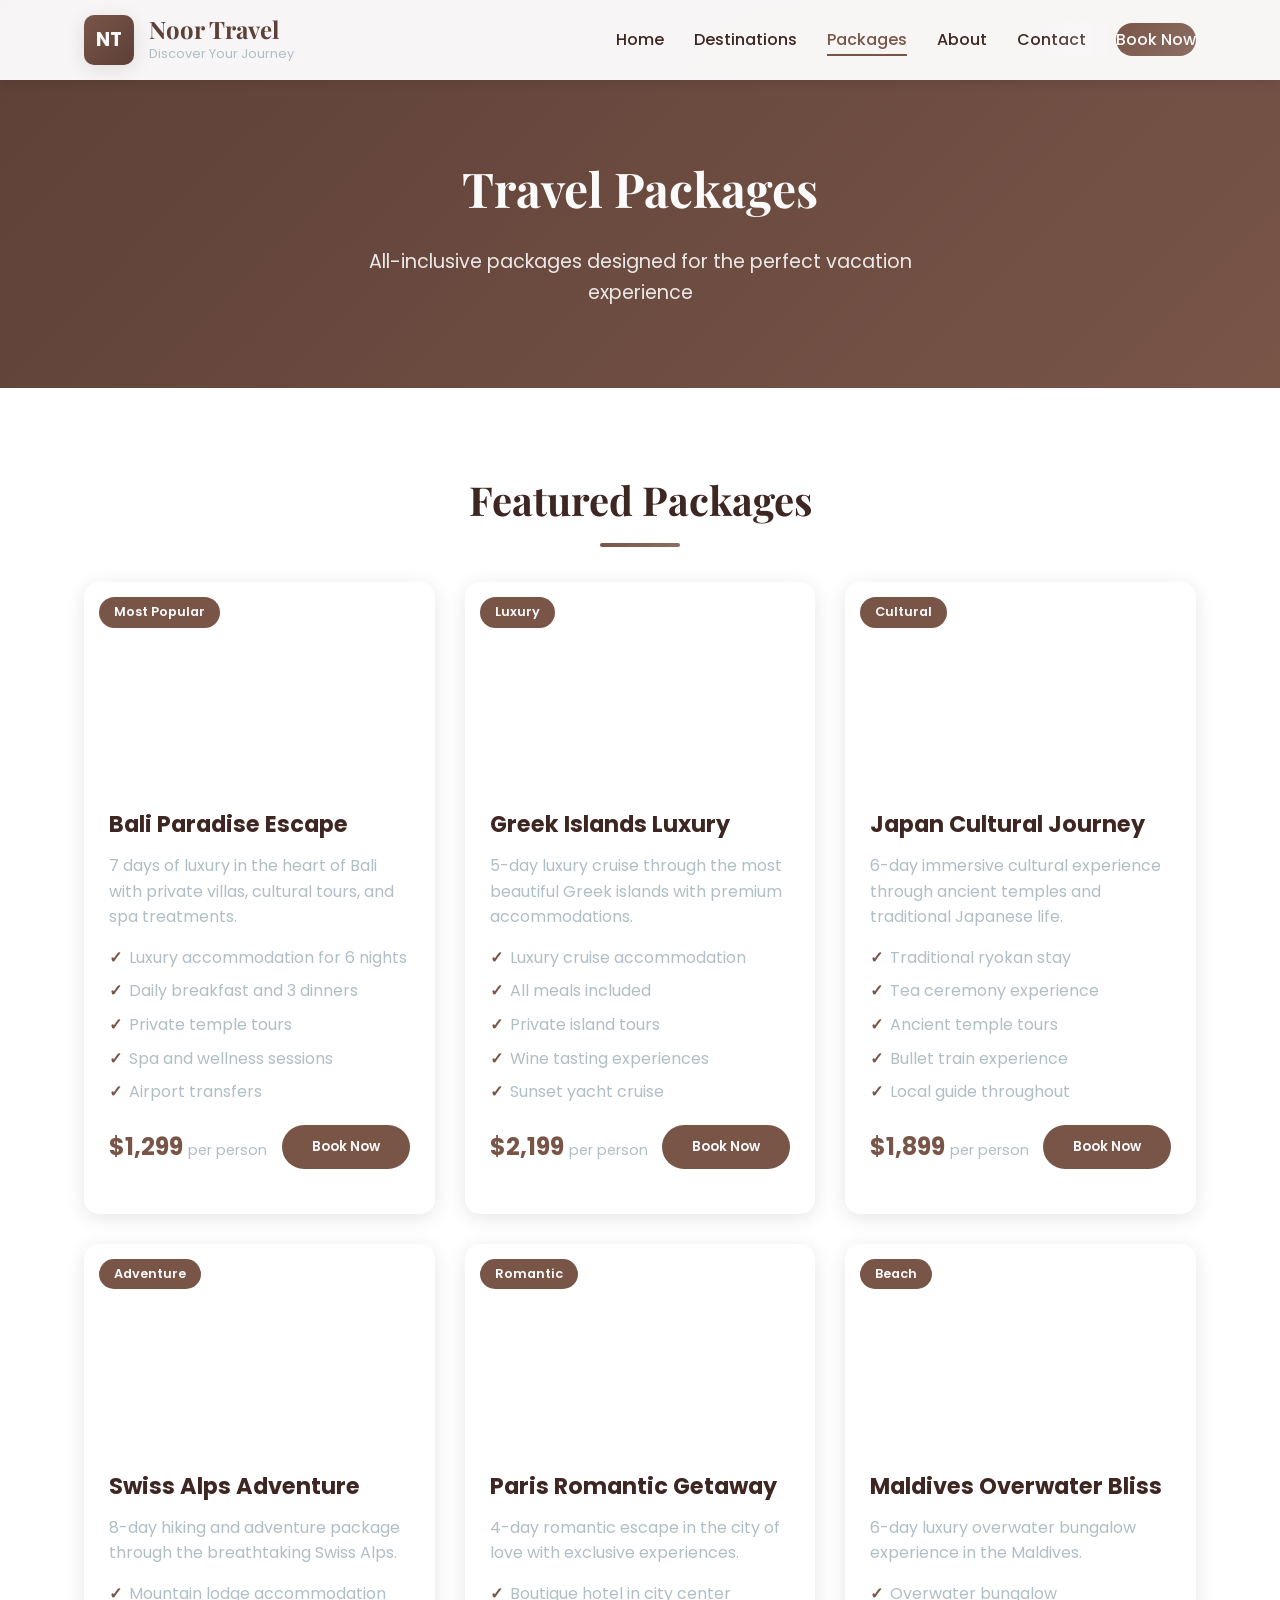
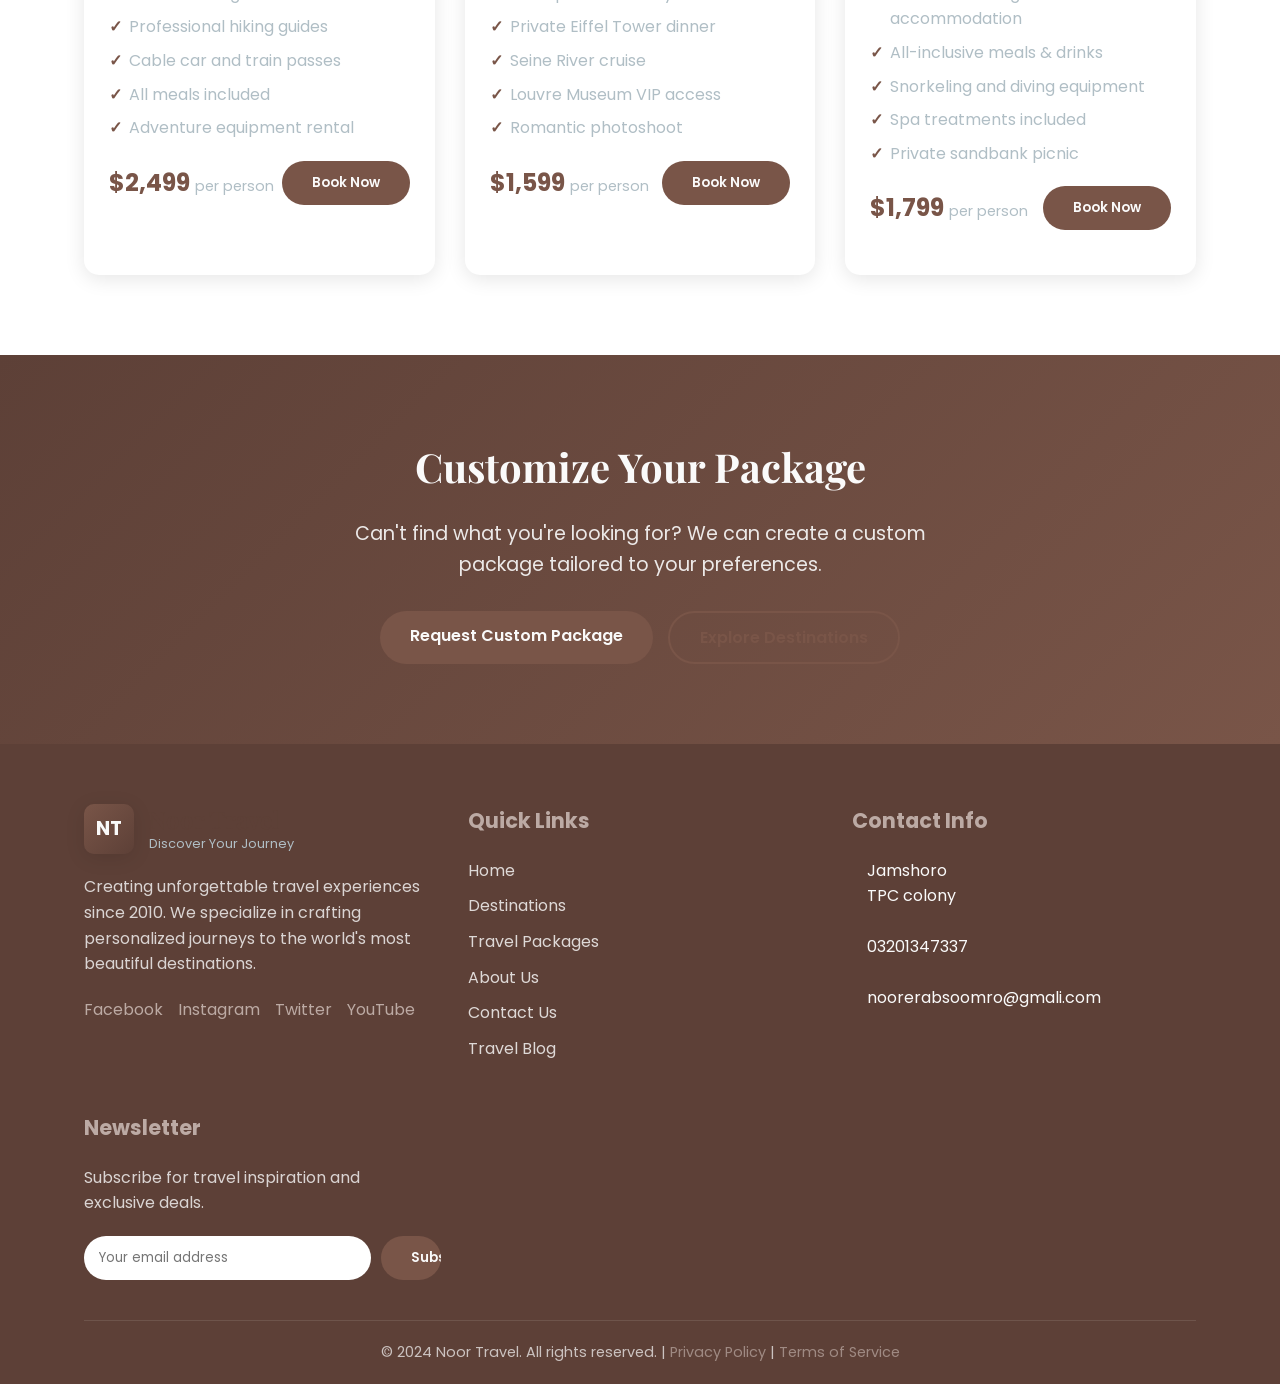
<file: pakages.html>
<!DOCTYPE html>
<html lang="en">
<head>
    <meta charset="UTF-8">
    <meta name="viewport" content="width=device-width, initial-scale=1.0">
    <title>Travel Packages - Noor Travel</title>
    <link rel="stylesheet" href="styles.css">
    <link rel="preconnect" href="https://fonts.googleapis.com">
    <link rel="preconnect" href="https://fonts.gstatic.com" crossorigin>
    <link href="https://fonts.googleapis.com/css2?family=Poppins:wght@300;400;500;600;700&family=Playfair+Display:wght@400;500;600;700&display=swap" rel="stylesheet">
</head>
<body>
    <!-- Navigation -->
    <nav>
        <div class="container nav-container">
            <div class="logo">
                <div class="logo-icon">NT</div>
                <div class="logo-text">
                    <span class="logo-main">Noor Travel</span>
                    <span class="logo-sub">Discover Your Journey</span>
                </div>
            </div>
            <ul class="nav-links">
                <li><a href="index.html">Home</a></li>
                <li><a href="destination.html">Destinations</a></li>
                <li><a href="packages.html" class="active">Packages</a></li>
                <li><a href="about.html">About</a></li>
                <li><a href="contact.html">Contact</a></li>
                <li><a href="#" class="btn-login">Book Now</a></li>
            </ul>
            <div class="mobile-menu-btn">
                <span></span>
                <span></span>
                <span></span>
            </div>
        </div>
    </nav>

    <!-- Main Content -->
    <main>
        <!-- Page Header -->
        <section class="page-header">
            <div class="container">
                <h1>Travel Packages</h1>
                <p>All-inclusive packages designed for the perfect vacation experience</p>
            </div>
        </section>

        <!-- Packages Section -->
        <section class="features">
            <div class="container">
                <h2 class="section-title">Featured Packages</h2>
                <div class="packages-grid">
                    <div class="package-card">
                        <div class="package-badge">Most Popular</div>
                        <div class="package-image" style="background-image: url('https://images.unsplash.com/photo-1520250497591-112f2f40a3f4?ixlib=rb-4.0.3&ixid=M3wxMjA3fDB8MHxwaG90by1wYWdlfHx8fGVufDB8fHx8fA%3D%3D&auto=format&fit=crop&w=1000&q=80')"></div>
                        <div class="package-content">
                            <h3>Bali Paradise Escape</h3>
                            <p>7 days of luxury in the heart of Bali with private villas, cultural tours, and spa treatments.</p>
                            <ul class="package-features">
                                <li>Luxury accommodation for 6 nights</li>
                                <li>Daily breakfast and 3 dinners</li>
                                <li>Private temple tours</li>
                                <li>Spa and wellness sessions</li>
                                <li>Airport transfers</li>
                            </ul>
                            <div class="package-price">
                                <div class="price">$1,299 <span>per person</span></div>
                                <button class="btn btn-primary btn-book">Book Now</button>
                            </div>
                        </div>
                    </div>
                    <div class="package-card">
                        <div class="package-badge">Luxury</div>
                        <div class="package-image" style="background-image: url('https://images.unsplash.com/photo-1539635278303-d4002c07eae3?ixlib=rb-4.0.3&ixid=M3wxMjA3fDB8MHxwaG90by1wYWdlfHx8fGVufDB8fHx8fA%3D%3D&auto=format&fit=crop&w=1000&q=80')"></div>
                        <div class="package-content">
                            <h3>Greek Islands Luxury</h3>
                            <p>5-day luxury cruise through the most beautiful Greek islands with premium accommodations.</p>
                            <ul class="package-features">
                                <li>Luxury cruise accommodation</li>
                                <li>All meals included</li>
                                <li>Private island tours</li>
                                <li>Wine tasting experiences</li>
                                <li>Sunset yacht cruise</li>
                            </ul>
                            <div class="package-price">
                                <div class="price">$2,199 <span>per person</span></div>
                                <button class="btn btn-primary btn-book">Book Now</button>
                            </div>
                        </div>
                    </div>
                    <div class="package-card">
                        <div class="package-badge">Cultural</div>
                        <div class="package-image" style="background-image: url('https://images.unsplash.com/photo-1540959733332-abcde3a2e614?ixlib=rb-4.0.3&ixid=M3wxMjA3fDB8MHxwaG90by1wYWdlfHx8fGVufDB8fHx8fA%3D%3D&auto=format&fit=crop&w=1000&q=80')"></div>
                        <div class="package-content">
                            <h3>Japan Cultural Journey</h3>
                            <p>6-day immersive cultural experience through ancient temples and traditional Japanese life.</p>
                            <ul class="package-features">
                                <li>Traditional ryokan stay</li>
                                <li>Tea ceremony experience</li>
                                <li>Ancient temple tours</li>
                                <li>Bullet train experience</li>
                                <li>Local guide throughout</li>
                            </ul>
                            <div class="package-price">
                                <div class="price">$1,899 <span>per person</span></div>
                                <button class="btn btn-primary btn-book">Book Now</button>
                            </div>
                        </div>
                    </div>
                    <div class="package-card">
                        <div class="package-badge">Adventure</div>
                        <div class="package-image" style="background-image: url('https://images.unsplash.com/photo-1469474968028-56623f02e42e?ixlib=rb-4.0.3&ixid=M3wxMjA3fDB8MHxwaG90by1wYWdlfHx8fGVufDB8fHx8fA%3D%3D&auto=format&fit=crop&w=1000&q=80')"></div>
                        <div class="package-content">
                            <h3>Swiss Alps Adventure</h3>
                            <p>8-day hiking and adventure package through the breathtaking Swiss Alps.</p>
                            <ul class="package-features">
                                <li>Mountain lodge accommodation</li>
                                <li>Professional hiking guides</li>
                                <li>Cable car and train passes</li>
                                <li>All meals included</li>
                                <li>Adventure equipment rental</li>
                            </ul>
                            <div class="package-price">
                                <div class="price">$2,499 <span>per person</span></div>
                                <button class="btn btn-primary btn-book">Book Now</button>
                            </div>
                        </div>
                    </div>
                    <div class="package-card">
                        <div class="package-badge">Romantic</div>
                        <div class="package-image" style="background-image: url('https://images.unsplash.com/photo-1502602898536-47ad22581b52?ixlib=rb-4.0.3&ixid=M3wxMjA3fDB8MHxwaG90by1wYWdlfHx8fGVufDB8fHx8fA%3D%3D&auto=format&fit=crop&w=1000&q=80')"></div>
                        <div class="package-content">
                            <h3>Paris Romantic Getaway</h3>
                            <p>4-day romantic escape in the city of love with exclusive experiences.</p>
                            <ul class="package-features">
                                <li>Boutique hotel in city center</li>
                                <li>Private Eiffel Tower dinner</li>
                                <li>Seine River cruise</li>
                                <li>Louvre Museum VIP access</li>
                                <li>Romantic photoshoot</li>
                            </ul>
                            <div class="package-price">
                                <div class="price">$1,599 <span>per person</span></div>
                                <button class="btn btn-primary btn-book">Book Now</button>
                            </div>
                        </div>
                    </div>
                    <div class="package-card">
                        <div class="package-badge">Beach</div>
                        <div class="package-image" style="background-image: url('https://images.unsplash.com/photo-1506929562872-bb421503ef21?ixlib=rb-4.0.3&ixid=M3wxMjA3fDB8MHxwaG90by1wYWdlfHx8fGVufDB8fHx8fA%3D%3D&auto=format&fit=crop&w=1000&q=80')"></div>
                        <div class="package-content">
                            <h3>Maldives Overwater Bliss</h3>
                            <p>6-day luxury overwater bungalow experience in the Maldives.</p>
                            <ul class="package-features">
                                <li>Overwater bungalow accommodation</li>
                                <li>All-inclusive meals & drinks</li>
                                <li>Snorkeling and diving equipment</li>
                                <li>Spa treatments included</li>
                                <li>Private sandbank picnic</li>
                            </ul>
                            <div class="package-price">
                                <div class="price">$1,799 <span>per person</span></div>
                                <button class="btn btn-primary btn-book">Book Now</button>
                            </div>
                        </div>
                    </div>
                </div>
            </div>
        </section>

        <!-- CTA Section -->
        <section class="cta">
            <div class="container">
                <div class="cta-content">
                    <h2>Customize Your Package</h2>
                    <p>Can't find what you're looking for? We can create a custom package tailored to your preferences.</p>
                    <div class="cta-buttons">
                        <a href="contact.html" class="btn btn-primary">Request Custom Package</a>
                        <a href="destinations.html" class="btn btn-outline">Explore Destinations</a>
                    </div>
                </div>
            </div>
        </section>
    </main>

    <!-- Footer -->
    <footer>
        <div class="container">
            <div class="footer-content">
                <div class="footer-section">
                    <div class="footer-logo">
                        <div class="logo-icon">NT</div>
                        <div class="logo-text">
                            <span class="logo-main">Noor Travel</span>
                            <span class="logo-sub">Discover Your Journey</span>
                        </div>
                    </div>
                    <p>Creating unforgettable travel experiences since 2010. We specialize in crafting personalized journeys to the world's most beautiful destinations.</p>
                    <div class="social-links">
                        <a href="#" class="social-link">Facebook</a>
                        <a href="#" class="social-link">Instagram</a>
                        <a href="#" class="social-link">Twitter</a>
                        <a href="#" class="social-link">YouTube</a>
                    </div>
                </div>
                <div class="footer-section">
                    <h3>Quick Links</h3>
                    <ul>
                        <li><a href="index.html">Home</a></li>
                        <li><a href="destination.html">Destinations</a></li>
                        <li><a href="pakages.html">Travel Packages</a></li>
                        <li><a href="about.html">About Us</a></li>
                        <li><a href="contact.html">Contact Us</a></li>
                        <li><a href="#">Travel Blog</a></li>
                    </ul>
                </div>
                <div class="footer-section">
                    <h3>Contact Info</h3>
                    <div class="contact-info">
                        <div class="contact-item">
                            <span class="contact-icon"></span>
                            <span>Jamshoro<br>TPC colony</span>
                        </div>
                        <div class="contact-item">
                            <span class="contact-icon"></span>
                            <span>03201347337</span>
                        </div>
                        <div class="contact-item">
                            <span class="contact-icon"></span>
                            <span>noorerabsoomro@gmali.com</span>
                        </div>
                    </div>
                </div>
                <div class="footer-section">
                    <h3>Newsletter</h3>
                    <p>Subscribe for travel inspiration and exclusive deals.</p>
                    <form class="newsletter-form">
                        <input type="email" placeholder="Your email address" required>
                        <button type="submit" class="btn btn-primary">Subscribe</button>
                    </form>
                </div>
            </div>
            <div class="footer-bottom">
                <p>&copy; 2024 Noor Travel. All rights reserved. | <a href="#">Privacy Policy</a> | <a href="#">Terms of Service</a></p>
            </div>
        </div>
    </footer>

    <script src="script.js"></script>
</body>
</html>
</file>
<file: styles.css>
/* styles.css - Main Stylesheet for Noor Travel */
:root {
    --primary-dark: #5d4037;
    --primary: #795548;
    --primary-light: #8d6e63;
    --accent: #a1887f;
    --accent-light: #bcaaa4;
    --text-dark: #3e2723;
    --text-light: #fafafa;
    --text-muted: #b0bec5;
    --bg-light: #f5f5f5;
    --bg-white: #ffffff;
    --bg-card: rgba(255, 255, 255, 0.9);
    --shadow: 0 4px 20px rgba(0, 0, 0, 0.1);
    --shadow-hover: 0 8px 30px rgba(0, 0, 0, 0.15);
    --transition: all 0.3s ease;
}

* {
    margin: 0;
    padding: 0;
    box-sizing: border-box;
    font-family: 'Poppins', sans-serif;
}

body {
    background-color: var(--bg-light);
    color: var(--text-dark);
    line-height: 1.6;
    overflow-x: hidden;
}

.container {
    width: 90%;
    max-width: 1200px;
    margin: 0 auto;
    padding: 0 20px;
}

/* Navigation */
nav {
    background-color: rgba(255, 255, 255, 0.95);
    backdrop-filter: blur(10px);
    padding: 15px 0;
    position: fixed;
    top: 0;
    left: 0;
    right: 0;
    z-index: 1000;
    box-shadow: 0 2px 10px rgba(0, 0, 0, 0.1);
    transition: var(--transition);
}

.nav-container {
    display: flex;
    justify-content: space-between;
    align-items: center;
}

.logo {
    display: flex;
    align-items: center;
    gap: 15px;
}

.logo-icon {
    width: 50px;
    height: 50px;
    background: linear-gradient(135deg, var(--primary), var(--primary-dark));
    border-radius: 10px;
    display: flex;
    align-items: center;
    justify-content: center;
    color: var(--text-light);
    font-weight: 700;
    font-size: 1.2rem;
    box-shadow: var(--shadow);
}

.logo-text {
    display: flex;
    flex-direction: column;
}

.logo-main {
    font-size: 1.5rem;
    font-weight: 700;
    color: var(--primary-dark);
    line-height: 1.2;
    font-family: 'Playfair Display', serif;
}

.logo-sub {
    font-size: 0.8rem;
    color: var(--text-muted);
    font-weight: 400;
}

.nav-links {
    display: flex;
    list-style: none;
    gap: 30px;
    align-items: center;
}

.nav-links a {
    text-decoration: none;
    color: var(--text-dark);
    font-weight: 500;
    position: relative;
    padding: 5px 0;
    transition: var(--transition);
}

.nav-links a::after {
    content: '';
    position: absolute;
    bottom: 0;
    left: 0;
    width: 0;
    height: 2px;
    background-color: var(--primary);
    transition: var(--transition);
}

.nav-links a:hover::after,
.nav-links a.active::after {
    width: 100%;
}

.nav-links a:hover,
.nav-links a.active {
    color: var(--primary);
}

.btn-login {
    background: linear-gradient(135deg, var(--primary), var(--primary-light));
    color: var(--text-light) !important;
    padding: 8px 20px;
    border-radius: 50px;
    transition: var(--transition);
    position: relative;
    overflow: hidden;
}

.btn-login::before {
    content: '';
    position: absolute;
    top: 0;
    left: -100%;
    width: 100%;
    height: 100%;
    background: linear-gradient(90deg, transparent, rgba(255, 255, 255, 0.2), transparent);
    transition: left 0.5s;
}

.btn-login:hover::before {
    left: 100%;
}

.btn-login:hover {
    transform: translateY(-2px);
    box-shadow: var(--shadow-hover);
}

.mobile-menu-btn {
    display: none;
    flex-direction: column;
    cursor: pointer;
}

.mobile-menu-btn span {
    width: 25px;
    height: 3px;
    background-color: var(--primary-dark);
    margin: 3px 0;
    transition: var(--transition);
}

/* Hero Section */
.hero {
    position: relative;
    padding: 150px 0 100px;
    overflow: hidden;
    background: linear-gradient(135deg, var(--primary-dark) 0%, var(--primary) 100%);
    min-height: 100vh;
    display: flex;
    align-items: center;
}

.hero-background {
    position: absolute;
    top: 0;
    left: 0;
    right: 0;
    bottom: 0;
    background: url('https://images.unsplash.com/photo-1488646953014-85cb44e25828?ixlib=rb-4.0.3&ixid=M3wxMjA3fDB8MHxwaG90by1wYWdlfHx8fGVufDB8fHx8fA%3D%3D&auto=format&fit=crop&w=2000&q=80');
    background-size: cover;
    background-position: center;
}

.hero-overlay {
    position: absolute;
    top: 0;
    left: 0;
    right: 0;
    bottom: 0;
    background: rgba(93, 64, 55, 0.7);
}

.hero-container {
    position: relative;
    display: grid;
    grid-template-columns: 1fr 1fr;
    gap: 50px;
    align-items: center;
}

.hero-content {
    color: var(--text-light);
}

.hero-title {
    font-size: 3.5rem;
    font-weight: 700;
    margin-bottom: 20px;
    line-height: 1.2;
    font-family: 'Playfair Display', serif;
}

.hero-subtitle {
    font-size: 1.2rem;
    margin-bottom: 30px;
    opacity: 0.9;
    max-width: 500px;
}

.hero-buttons {
    display: flex;
    gap: 15px;
    flex-wrap: wrap;
}

.btn {
    display: inline-block;
    padding: 12px 30px;
    border-radius: 50px;
    text-decoration: none;
    font-weight: 600;
    transition: var(--transition);
    text-align: center;
    border: none;
    cursor: pointer;
    position: relative;
    overflow: hidden;
}

.btn::before {
    content: '';
    position: absolute;
    top: 0;
    left: -100%;
    width: 100%;
    height: 100%;
    background: linear-gradient(90deg, transparent, rgba(255, 255, 255, 0.2), transparent);
    transition: left 0.5s;
}

.btn:hover::before {
    left: 100%;
}

.btn-primary {
    background: var(--primary);
    color: var(--text-light);
}

.btn-primary:hover {
    background: var(--primary-light);
    transform: translateY(-3px);
    box-shadow: var(--shadow-hover);
}

.btn-secondary {
    background: transparent;
    color: var(--text-light);
    border: 2px solid var(--text-light);
}

.btn-secondary:hover {
    background: var(--text-light);
    color: var(--primary-dark);
    transform: translateY(-3px);
}

.btn-outline {
    background: transparent;
    color: var(--primary);
    border: 2px solid var(--primary);
}

.btn-outline:hover {
    background: var(--primary);
    color: var(--text-light);
}

.btn-full {
    width: 100%;
}

.hero-search {
    display: flex;
    justify-content: center;
}

.search-card {
    background: var(--bg-card);
    backdrop-filter: blur(10px);
    border-radius: 15px;
    padding: 30px;
    box-shadow: var(--shadow);
    width: 100%;
    max-width: 400px;
}

.search-card h3 {
    margin-bottom: 20px;
    color: var(--primary-dark);
    text-align: center;
}

.search-form {
    display: flex;
    flex-direction: column;
    gap: 15px;
}

.form-group {
    display: flex;
    flex-direction: column;
}

.form-group label {
    margin-bottom: 5px;
    font-weight: 500;
    color: var(--text-dark);
}

.form-group input,
.form-group select,
.form-group textarea {
    padding: 12px 15px;
    border: 1px solid #e0e0e0;
    border-radius: 8px;
    font-family: 'Poppins', sans-serif;
    transition: var(--transition);
}

.form-group input:focus,
.form-group select:focus,
.form-group textarea:focus {
    outline: none;
    border-color: var(--primary);
    box-shadow: 0 0 0 2px rgba(121, 85, 72, 0.2);
}

/* Page Header */
.page-header {
    padding: 150px 0 80px;
    background: linear-gradient(135deg, var(--primary-dark) 0%, var(--primary) 100%);
    text-align: center;
    color: var(--text-light);
}

.page-header h1 {
    font-size: 3rem;
    margin-bottom: 20px;
    font-family: 'Playfair Display', serif;
}

.page-header p {
    font-size: 1.2rem;
    max-width: 600px;
    margin: 0 auto;
    opacity: 0.9;
}

/* Sections Common */
section {
    padding: 80px 0;
}

.section-title {
    text-align: center;
    font-size: 2.5rem;
    margin-bottom: 50px;
    color: var(--text-dark);
    position: relative;
    font-family: 'Playfair Display', serif;
}

.section-title::after {
    content: '';
    position: absolute;
    bottom: -15px;
    left: 50%;
    transform: translateX(-50%);
    width: 80px;
    height: 4px;
    background: linear-gradient(to right, var(--primary), var(--primary-light));
    border-radius: 2px;
}

.section-cta {
    text-align: center;
    margin-top: 40px;
}

/* Features Section */
.features {
    background-color: var(--bg-white);
}

.features-grid {
    display: grid;
    grid-template-columns: repeat(auto-fit, minmax(280px, 1fr));
    gap: 30px;
}

.feature-card {
    background: var(--bg-white);
    border-radius: 15px;
    padding: 30px;
    text-align: center;
    box-shadow: var(--shadow);
    transition: var(--transition);
    border: 1px solid rgba(0, 0, 0, 0.05);
}

.feature-card:hover {
    transform: translateY(-10px);
    box-shadow: var(--shadow-hover);
}

.feature-icon {
    font-size: 3rem;
    margin-bottom: 20px;
    display: block;
}

.feature-card h3 {
    font-size: 1.4rem;
    margin-bottom: 15px;
    color: var(--text-dark);
}

.feature-card p {
    color: var(--text-muted);
    line-height: 1.6;
}

/* Destinations Grid */
.destinations-grid {
    display: grid;
    grid-template-columns: repeat(auto-fit, minmax(350px, 1fr));
    gap: 30px;
}

.destination-card {
    background: var(--bg-white);
    border-radius: 15px;
    overflow: hidden;
    box-shadow: var(--shadow);
    transition: var(--transition);
}

.destination-card:hover {
    transform: translateY(-10px);
    box-shadow: var(--shadow-hover);
}

.destination-image {
    height: 250px;
    background-size: cover;
    background-position: center;
    position: relative;
}

.destination-overlay {
    position: absolute;
    top: 15px;
    right: 15px;
    background: rgba(255, 255, 255, 0.9);
    padding: 8px 15px;
    border-radius: 20px;
    font-weight: 600;
    color: var(--primary);
}

.destination-content {
    padding: 25px;
}

.destination-content h3 {
    font-size: 1.4rem;
    margin-bottom: 10px;
    color: var(--text-dark);
}

.destination-content p {
    color: var(--text-muted);
    margin-bottom: 15px;
    line-height: 1.6;
}

.destination-meta {
    display: flex;
    justify-content: space-between;
    margin-bottom: 20px;
    font-size: 0.9rem;
}

.rating {
    color: #ffc107;
    font-weight: 600;
}

.duration {
    color: var(--text-muted);
}

/* Packages Grid */
.packages-grid {
    display: grid;
    grid-template-columns: repeat(auto-fit, minmax(350px, 1fr));
    gap: 30px;
}

.package-card {
    background: var(--bg-white);
    border-radius: 15px;
    overflow: hidden;
    box-shadow: var(--shadow);
    transition: var(--transition);
    position: relative;
}

.package-card:hover {
    transform: translateY(-10px);
    box-shadow: var(--shadow-hover);
}

.package-badge {
    position: absolute;
    top: 15px;
    left: 15px;
    background: var(--primary);
    color: var(--text-light);
    padding: 5px 15px;
    border-radius: 20px;
    font-size: 0.8rem;
    font-weight: 600;
    z-index: 2;
}

.package-image {
    height: 200px;
    background-size: cover;
    background-position: center;
    position: relative;
}

.package-content {
    padding: 25px;
}

.package-content h3 {
    font-size: 1.4rem;
    margin-bottom: 10px;
    color: var(--text-dark);
}

.package-content p {
    color: var(--text-muted);
    margin-bottom: 15px;
    line-height: 1.6;
}

.package-features {
    list-style: none;
    margin-bottom: 20px;
}

.package-features li {
    color: var(--text-muted);
    margin-bottom: 8px;
    padding-left: 20px;
    position: relative;
}

.package-features li::before {
    content: '✓';
    position: absolute;
    left: 0;
    color: var(--primary);
    font-weight: bold;
}

.package-price {
    display: flex;
    justify-content: space-between;
    align-items: center;
    margin-bottom: 20px;
}

.price {
    font-size: 1.5rem;
    font-weight: 700;
    color: var(--primary);
}

.price span {
    font-size: 0.9rem;
    color: var(--text-muted);
    font-weight: 400;
}

/* Testimonials */
.testimonials {
    background-color: var(--bg-white);
}

.testimonials-grid {
    display: grid;
    grid-template-columns: repeat(auto-fit, minmax(300px, 1fr));
    gap: 30px;
}

.testimonial-card {
    background: var(--bg-white);
    border-radius: 15px;
    padding: 30px;
    box-shadow: var(--shadow);
    transition: var(--transition);
    border: 1px solid rgba(0, 0, 0, 0.05);
}

.testimonial-card:hover {
    transform: translateY(-5px);
    box-shadow: var(--shadow-hover);
}

.testimonial-content {
    margin-bottom: 20px;
    font-style: italic;
    color: var(--text-dark);
    line-height: 1.6;
}

.testimonial-author {
    display: flex;
    align-items: center;
    gap: 15px;
}

.author-avatar {
    width: 50px;
    height: 50px;
    background: linear-gradient(135deg, var(--primary), var(--primary-light));
    border-radius: 50%;
    display: flex;
    align-items: center;
    justify-content: center;
    color: var(--text-light);
    font-weight: 600;
}

.author-info h4 {
    margin-bottom: 5px;
    color: var(--text-dark);
}

.author-info span {
    color: var(--text-muted);
    font-size: 0.9rem;
}

/* Newsletter */
.newsletter {
    background: linear-gradient(135deg, var(--primary-dark) 0%, var(--primary) 100%);
    color: var(--text-light);
    text-align: center;
}

.newsletter-content h2 {
    font-size: 2.5rem;
    margin-bottom: 20px;
    font-family: 'Playfair Display', serif;
}

.newsletter-content p {
    font-size: 1.2rem;
    margin-bottom: 30px;
    max-width: 600px;
    margin-left: auto;
    margin-right: auto;
    opacity: 0.9;
}

.newsletter-form {
    display: flex;
    max-width: 500px;
    margin: 0 auto;
    gap: 10px;
}

.newsletter-form input {
    flex: 1;
    padding: 12px 15px;
    border: none;
    border-radius: 50px;
    font-family: 'Poppins', sans-serif;
}

.newsletter-form input:focus {
    outline: none;
}

/* Contact Section */
.contact-container {
    display: grid;
    grid-template-columns: 1fr 1fr;
    gap: 50px;
    align-items: start;
}

.contact-info-card {
    background: var(--bg-white);
    border-radius: 15px;
    padding: 30px;
    box-shadow: var(--shadow);
    border: 1px solid rgba(0, 0, 0, 0.05);
}

.contact-form-card {
    background: var(--bg-white);
    border-radius: 15px;
    padding: 30px;
    box-shadow: var(--shadow);
    border: 1px solid rgba(0, 0, 0, 0.05);
}

.contact-info {
    display: flex;
    flex-direction: column;
    gap: 25px;
}

.contact-item {
    display: flex;
    align-items: flex-start;
    gap: 15px;
}

.contact-icon {
    font-size: 1.5rem;
    color: var(--primary);
}

.contact-details h4 {
    margin-bottom: 5px;
    color: var(--text-dark);
}

.contact-details p {
    color: var(--text-muted);
}

/* About Section */
.about-content {
    padding: 80px 0;
}

.about-grid {
    display: grid;
    grid-template-columns: 1fr 1fr;
    gap: 50px;
    align-items: center;
}

.about-image {
    border-radius: 15px;
    overflow: hidden;
    box-shadow: var(--shadow);
}

.about-image img {
    width: 100%;
    height: auto;
    display: block;
}

.about-text h2 {
    font-size: 2.2rem;
    margin-bottom: 20px;
    color: var(--text-dark);
    font-family: 'Playfair Display', serif;
}

.about-text p {
    color: var(--text-muted);
    margin-bottom: 20px;
    line-height: 1.6;
}

.stats-grid {
    display: grid;
    grid-template-columns: repeat(2, 1fr);
    gap: 30px;
    margin-top: 40px;
}

.stat-card {
    text-align: center;
    padding: 20px;
}

.stat-number {
    font-size: 2.5rem;
    font-weight: 700;
    color: var(--primary);
    margin-bottom: 10px;
}

.stat-label {
    color: var(--text-muted);
    font-size: 0.9rem;
}

/* Team Section */
.team-grid {
    display: grid;
    grid-template-columns: repeat(auto-fit, minmax(250px, 1fr));
    gap: 30px;
}

.team-card {
    background: var(--bg-white);
    border-radius: 15px;
    padding: 30px;
    text-align: center;
    box-shadow: var(--shadow);
    transition: var(--transition);
}

.team-card:hover {
    transform: translateY(-5px);
    box-shadow: var(--shadow-hover);
}

.team-avatar {
    width: 100px;
    height: 100px;
    background: linear-gradient(135deg, var(--primary), var(--primary-light));
    border-radius: 50%;
    display: flex;
    align-items: center;
    justify-content: center;
    color: var(--text-light);
    font-size: 2rem;
    font-weight: 600;
    margin: 0 auto 20px;
}

.team-card h3 {
    font-size: 1.3rem;
    margin-bottom: 5px;
    color: var(--text-dark);
}

.team-role {
    color: var(--primary);
    margin-bottom: 15px;
    font-weight: 500;
}

.team-card p {
    color: var(--text-muted);
    line-height: 1.6;
}

/* Content Grid */
.content-grid {
    display: grid;
    grid-template-columns: repeat(auto-fit, minmax(300px, 1fr));
    gap: 30px;
}

.content-card {
    background: var(--bg-white);
    border-radius: 15px;
    padding: 30px;
    box-shadow: var(--shadow);
    transition: var(--transition);
    border: 1px solid rgba(0, 0, 0, 0.05);
}

.content-card:hover {
    transform: translateY(-5px);
    box-shadow: var(--shadow-hover);
}

.content-card h3 {
    font-size: 1.4rem;
    margin-bottom: 15px;
    color: var(--primary);
}

.content-card p {
    color: var(--text-muted);
    line-height: 1.6;
}

/* CTA Section */
.cta {
    background: linear-gradient(135deg, var(--primary-dark) 0%, var(--primary) 100%);
    color: var(--text-light);
    text-align: center;
}

.cta-content h2 {
    font-size: 2.5rem;
    margin-bottom: 20px;
    font-family: 'Playfair Display', serif;
}

.cta-content p {
    font-size: 1.2rem;
    margin-bottom: 30px;
    max-width: 600px;
    margin-left: auto;
    margin-right: auto;
    opacity: 0.9;
}

.cta-buttons {
    display: flex;
    gap: 15px;
    justify-content: center;
    flex-wrap: wrap;
}

/* Footer */
footer {
    background-color: var(--primary-dark);
    color: var(--text-light);
    padding: 60px 0 20px;
}

.footer-content {
    display: grid;
    grid-template-columns: repeat(auto-fit, minmax(250px, 1fr));
    gap: 40px;
    margin-bottom: 40px;
}

.footer-section h3 {
    font-size: 1.3rem;
    margin-bottom: 20px;
    color: var(--accent-light);
}

.footer-logo {
    display: flex;
    align-items: center;
    gap: 15px;
    margin-bottom: 20px;
}

.footer-section p {
    margin-bottom: 20px;
    opacity: 0.8;
    line-height: 1.6;
}

.social-links {
    display: flex;
    gap: 15px;
    flex-wrap: wrap;
}

.social-link {
    color: var(--accent-light);
    text-decoration: none;
    transition: var(--transition);
}

.social-link:hover {
    color: var(--text-light);
}

.footer-section ul {
    list-style: none;
}

.footer-section ul li {
    margin-bottom: 10px;
}

.footer-section ul li a {
    color: rgba(255, 255, 255, 0.8);
    text-decoration: none;
    transition: var(--transition);
}

.footer-section ul li a:hover {
    color: var(--text-light);
    padding-left: 5px;
}

.footer-bottom {
    text-align: center;
    padding-top: 20px;
    border-top: 1px solid rgba(255, 255, 255, 0.1);
}

.footer-bottom p {
    opacity: 0.7;
    font-size: 0.9rem;
}

.footer-bottom a {
    color: var(--accent-light);
    text-decoration: none;
}

.footer-bottom a:hover {
    text-decoration: underline;
}

/* Loading Spinner */
.loading-spinner {
    display: inline-block;
    width: 16px;
    height: 16px;
    border: 2px solid rgba(255,255,255,0.3);
    border-radius: 50%;
    border-top-color: white;
    animation: spin 1s ease-in-out infinite;
    margin-right: 8px;
}

@keyframes spin {
    to { transform: rotate(360deg); }
}

/* Filter Buttons */
.filter-buttons {
    display: flex;
    justify-content: center;
    gap: 15px;
    flex-wrap: wrap;
    margin-bottom: 40px;
}

.filter-btn.active {
    background: var(--primary);
    color: var(--text-light);
}

/* Responsive Design */
@media (max-width: 992px) {
    .hero-container {
        grid-template-columns: 1fr;
        text-align: center;
        gap: 30px;
    }
    
    .hero-title {
        font-size: 2.8rem;
    }
    
    .search-card {
        max-width: 100%;
    }
    
    .about-grid {
        grid-template-columns: 1fr;
    }
    
    .contact-container {
        grid-template-columns: 1fr;
    }
}

@media (max-width: 768px) {
    .nav-links {
        display: none;
        position: absolute;
        top: 100%;
        left: 0;
        right: 0;
        background: var(--bg-white);
        flex-direction: column;
        padding: 20px;
        box-shadow: 0 10px 20px rgba(0, 0, 0, 0.1);
        gap: 15px;
    }
    
    .nav-links.active {
        display: flex;
    }
    
    .mobile-menu-btn {
        display: flex;
    }
    
    .hero-title {
        font-size: 2.2rem;
    }
    
    .section-title {
        font-size: 2rem;
    }
    
    .newsletter-form {
        flex-direction: column;
    }
    
    .stats-grid {
        grid-template-columns: 1fr;
    }
    
    .filter-buttons {
        flex-direction: column;
        align-items: center;
    }
}

@media (max-width: 576px) {
    .hero-buttons,
    .cta-buttons {
        flex-direction: column;
        align-items: center;
    }
    
    .btn {
        width: 100%;
        max-width: 250px;
    }
    
    .hero-title {
        font-size: 1.8rem;
    }
    
    .section-title {
        font-size: 1.8rem;
    }
    
    .destinations-grid,
    .packages-grid {
        grid-template-columns: 1fr;
    }
    
    .testimonials-grid {
        grid-template-columns: 1fr;
    }
    
    .team-grid {
        grid-template-columns: 1fr;
    }
    
    .package-price {
        flex-direction: column;
        gap: 15px;
        align-items: flex-start;
    }
}
</file>
